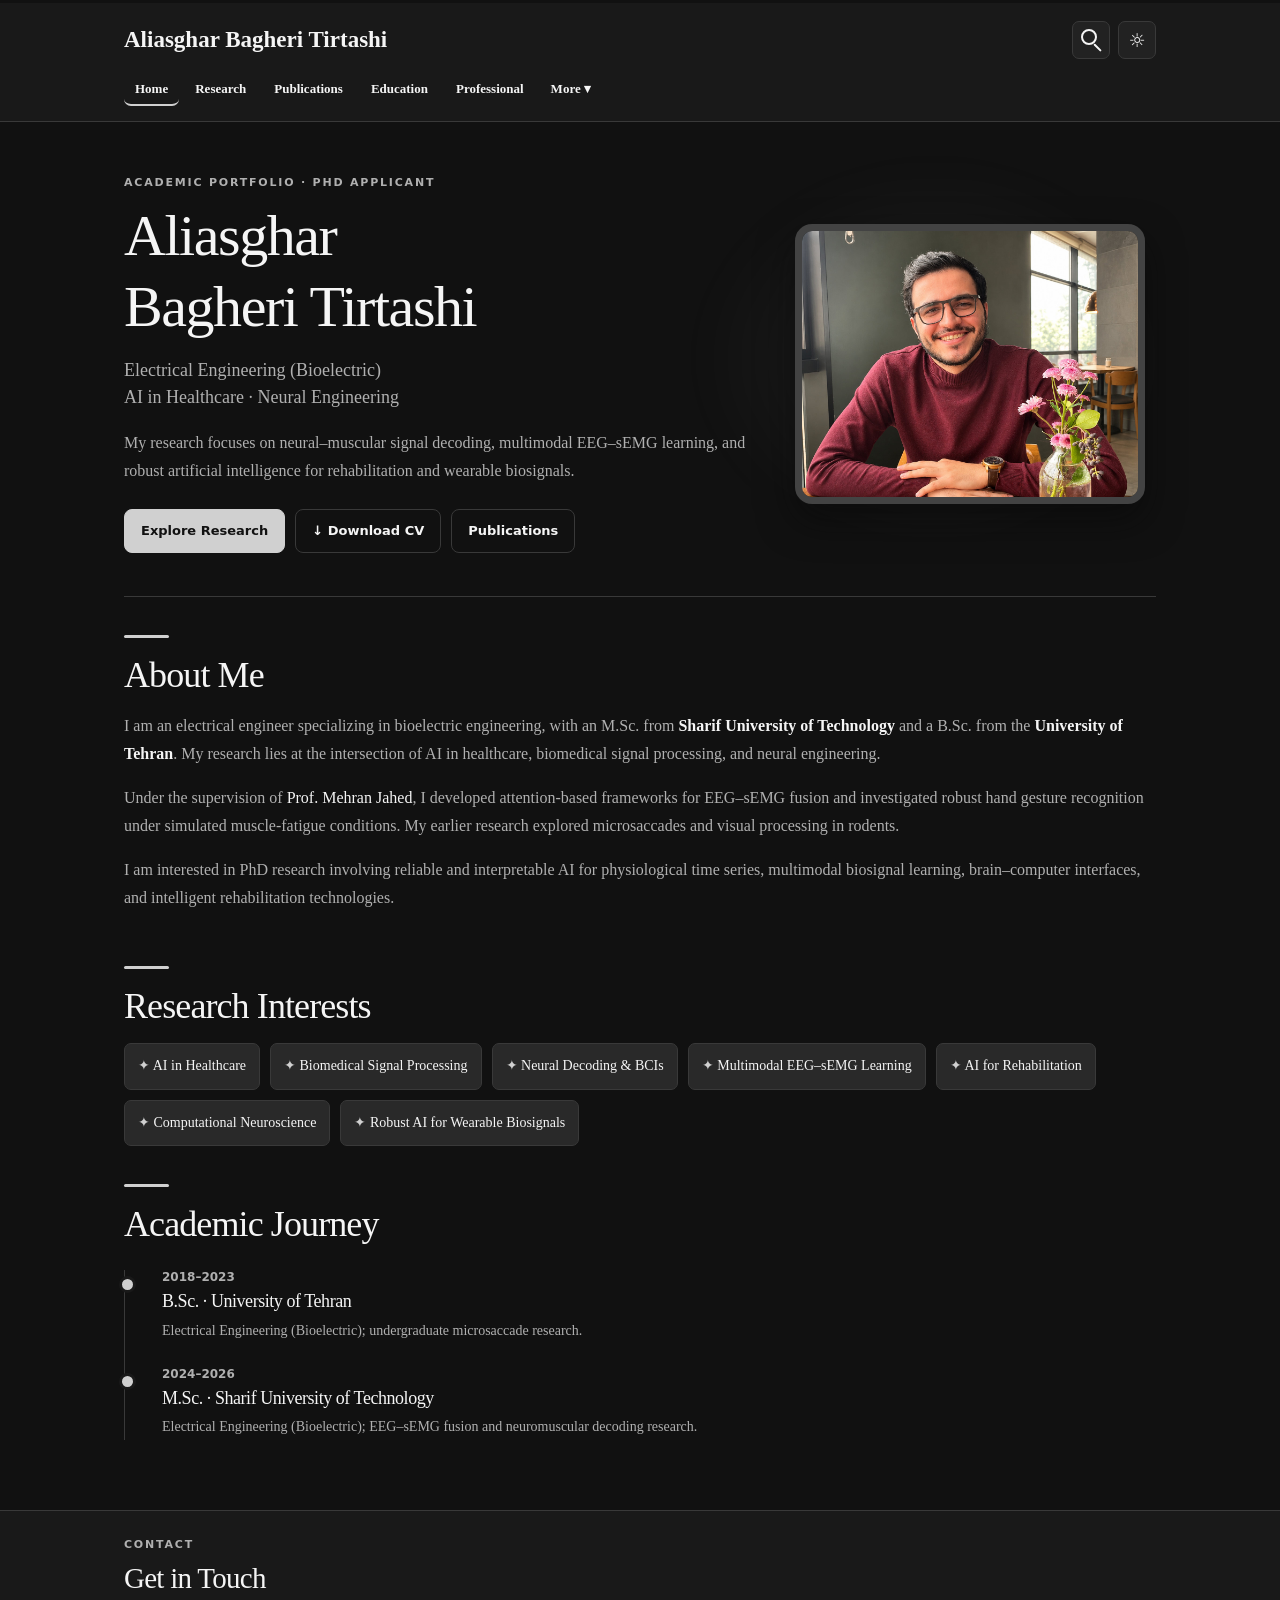
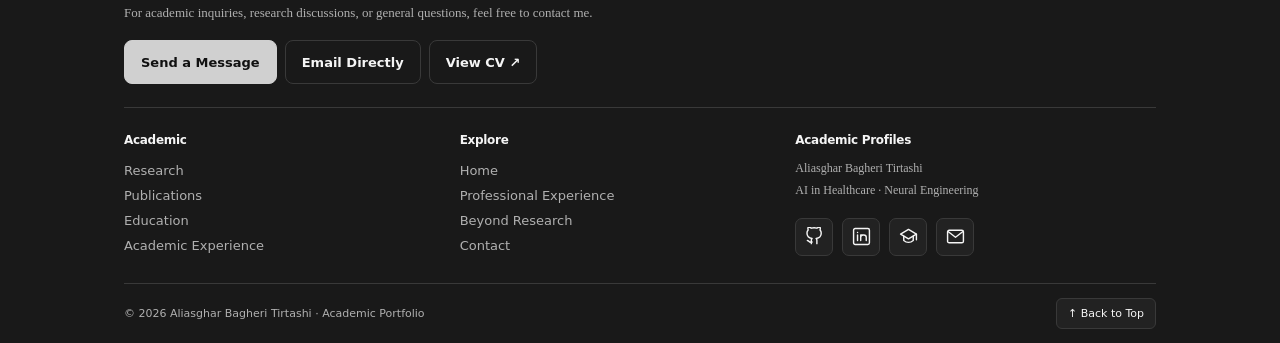
<file: index.html>
<!DOCTYPE html>

<html lang="en"><head><meta charset="utf-8"/><meta content="width=device-width,initial-scale=1" name="viewport"/><meta content="#111111" name="theme-color"/><meta content="Aliasghar Bagheri Tirtashi is a bioelectric engineering researcher focusing on AI in healthcare, EEG–sEMG fusion and rehabilitation." name="description"/><meta content="Home | Aliasghar Bagheri Tirtashi" property="og:title"/><meta content="Aliasghar Bagheri Tirtashi is a bioelectric engineering researcher focusing on AI in healthcare, EEG–sEMG fusion and rehabilitation." property="og:description"/><meta content="website" property="og:type"/><title>Home | Aliasghar Bagheri Tirtashi</title><link href="style.css" rel="stylesheet"/><script defer="" src="site.js"></script><link href="https://aliasgharbagheri.com/" rel="canonical"/><meta content="dark light" name="color-scheme"/></head><body class="portfolio-site"><div aria-hidden="true" class="reading-progress"></div><header class="site-header"><div class="shell"><div class="brandbar"><a class="brand" href="index.html"><span>Aliasghar Bagheri Tirtashi</span></a><div class="header-actions"><button aria-label="Search the website" class="header-tool search-trigger" title="Search all pages" type="button">⌕</button><button aria-label="Switch to Soft Silver light reading mode" class="header-tool theme-trigger" title="Toggle light reading mode" type="button">☼</button><button aria-controls="primary-nav" aria-expanded="false" class="menu-toggle" type="button">☰ Menu</button></div></div><nav aria-label="Main navigation" class="nav" id="primary-nav"><a aria-current="page" class="nav-link" href="index.html">Home</a><a class="nav-link" href="projects.html">Research</a><a class="nav-link" href="publications.html">Publications</a><a class="nav-link" href="education.html">Education</a><a class="nav-link" href="professional.html">Professional</a><div class="more-menu"><button aria-controls="more-dropdown" aria-expanded="false" class="more-trigger" type="button">More ▾</button><div class="more-dropdown" id="more-dropdown"><a class="nav-link" href="experience.html">Academic Experience</a><a class="nav-link" href="beyond.html">Beyond Research</a><a class="nav-link" href="contact.html">Contact</a></div></div></nav><div class="site-search" hidden="" id="site-search" role="search"><div class="site-search-row"><label class="sr-only" for="site-search-input">Search this academic website</label><input autocomplete="off" id="site-search-input" placeholder="Search EEG, publications, skills, Peekage…" type="search"/><button aria-label="Close search" class="search-dismiss" type="button">×</button></div><div aria-live="polite" class="site-search-results" id="site-search-results"><p>Search topics across all eight pages.</p></div></div></div></header><main class="shell" id="main-content"><section class="hero"><div><div class="eyebrow">Academic portfolio · PhD applicant</div><h1>Aliasghar<br/>Bagheri Tirtashi</h1><div class="sub">Electrical Engineering (Bioelectric)<br/>AI in Healthcare · Neural Engineering</div><p>My research focuses on neural–muscular signal decoding, multimodal EEG–sEMG learning, and robust artificial intelligence for rehabilitation and wearable biosignals.</p><div class="buttons"><a class="btn primary" href="projects.html">Explore Research</a><a class="btn" download="" href="CV.pdf">↓ Download CV</a><a class="btn" href="publications.html">Publications</a></div></div><div class="photo-wrap"><img alt="Portrait of Aliasghar Bagheri Tirtashi" class="portrait" decoding="async" fetchpriority="high" height="1254" src="profile.jpg" width="1254"/></div></section><section class="section"><div class="rule"></div><h2>About Me</h2><p>I am an electrical engineer specializing in bioelectric engineering, with an M.Sc. from <strong>Sharif University of Technology</strong> and a B.Sc. from the <strong>University of Tehran</strong>. My research lies at the intersection of AI in healthcare, biomedical signal processing, and neural engineering.</p><p>Under the supervision of <a href="https://scholar.google.com/citations?user=g4iOgRsAAAAJ" rel="noopener noreferrer" target="_blank">Prof. Mehran Jahed</a>, I developed attention-based frameworks for EEG–sEMG fusion and investigated robust hand gesture recognition under simulated muscle-fatigue conditions. My earlier research explored microsaccades and visual processing in rodents.</p><p>I am interested in PhD research involving reliable and interpretable AI for physiological time series, multimodal biosignal learning, brain–computer interfaces, and intelligent rehabilitation technologies.</p></section><section class="section"><div class="rule"></div><h2>Research Interests</h2><div class="topics"><span class="topic">AI in Healthcare</span><span class="topic">Biomedical Signal Processing</span><span class="topic">Neural Decoding &amp; BCIs</span><span class="topic">Multimodal EEG–sEMG Learning</span><span class="topic">AI for Rehabilitation</span><span class="topic">Computational Neuroscience</span><span class="topic">Robust AI for Wearable Biosignals</span></div></section><section class="section"><div class="rule"></div><h2>Academic Journey</h2><div class="timeline"><div class="timeitem"><div class="timeyear">2018–2023</div><h3>B.Sc. · University of Tehran</h3><p>Electrical Engineering (Bioelectric); undergraduate microsaccade research.</p></div><div class="timeitem"><div class="timeyear">2024–2026</div><h3>M.Sc. · Sharif University of Technology</h3><p>Electrical Engineering (Bioelectric); EEG–sEMG fusion and neuromuscular decoding research.</p></div></div></section></main><footer class="footer advanced-footer"><div class="shell footer-inner"><div class="footer-cta"><div><div class="eyebrow">CONTACT</div><h2>Get in Touch</h2><p>For academic inquiries, research discussions, or general questions, feel free to contact me.</p></div><div class="footer-cta-actions"><a class="btn primary" href="contact.html#contact-form">Send a Message</a><a class="btn" href="mailto:aliasghar.bagheri79@sharif.edu">Email Directly</a><a class="btn" href="CV.pdf" rel="noopener" target="_blank">View CV ↗</a></div></div><div class="footer-columns"><div><h3>Academic</h3><a href="projects.html">Research</a><a href="publications.html">Publications</a><a href="education.html">Education</a><a href="experience.html">Academic Experience</a></div><div><h3>Explore</h3><a href="index.html">Home</a><a href="professional.html">Professional Experience</a><a href="beyond.html">Beyond Research</a><a href="contact.html">Contact</a></div><div><h3>Academic Profiles</h3><p>Aliasghar Bagheri Tirtashi<br/>AI in Healthcare · Neural Engineering</p><div class="footer-social"><a aria-label="GitHub profile" class="social-icon-link" href="https://github.com/aliasgharbagheri2079" rel="noopener noreferrer" target="_blank" title="GitHub"><svg aria-hidden="true" fill="none" focusable="false" height="19" stroke="currentColor" stroke-linecap="round" stroke-linejoin="round" stroke-width="1.8" viewbox="0 0 24 24" width="19" xmlns="http://www.w3.org/2000/svg"><path d="M9 19c-4 1.5-4-2-6-2m12 4v-3.87a3.37 3.37 0 0 0-.94-2.61c3.14-.35 6.44-1.54 6.44-7A5.44 5.44 0 0 0 19 3.77 5.07 5.07 0 0 0 18.91 0S17.73-.35 15 1.48a13.38 13.38 0 0 0-7 0C5.27-.35 4.09 0 4.09 0A5.07 5.07 0 0 0 4 3.77 5.44 5.44 0 0 0 2.5 7.54c0 5.42 3.3 6.61 6.44 7A3.37 3.37 0 0 0 8 17.13V21"></path></svg></a><a aria-label="LinkedIn profile" class="social-icon-link" href="https://www.linkedin.com/in/aliasghar-bagheri/" rel="noopener noreferrer" target="_blank" title="LinkedIn"><svg aria-hidden="true" fill="none" focusable="false" height="19" stroke="currentColor" stroke-linecap="round" stroke-linejoin="round" stroke-width="1.8" viewbox="0 0 24 24" width="19" xmlns="http://www.w3.org/2000/svg"><rect height="20" rx="2" width="20" x="2" y="2"></rect><path d="M7 10v7M7 7h.01M11 17v-7h4a3 3 0 0 1 3 3v4M11 13a3 3 0 0 1 3-3"></path></svg></a><a aria-label="Google Scholar profile" class="social-icon-link" href="https://scholar.google.com/citations?user=hEYMCQ0AAAAJ&amp;hl=en" rel="noopener noreferrer" target="_blank" title="Google Scholar"><svg aria-hidden="true" fill="none" focusable="false" height="19" stroke="currentColor" stroke-linecap="round" stroke-linejoin="round" stroke-width="1.8" viewbox="0 0 24 24" width="19" xmlns="http://www.w3.org/2000/svg"><path d="m2 9 10-6 10 6-10 6-10-6Z"></path><path d="M6 11.5V17c3.5 3 8.5 3 12 0v-5.5M22 9v7"></path></svg></a><a aria-label="Academic email" class="social-icon-link" href="mailto:aliasghar.bagheri79@sharif.edu" title="Email"><svg aria-hidden="true" fill="none" focusable="false" height="19" stroke="currentColor" stroke-linecap="round" stroke-linejoin="round" stroke-width="1.8" viewbox="0 0 24 24" width="19" xmlns="http://www.w3.org/2000/svg"><rect height="16" rx="2" width="20" x="2" y="4"></rect><path d="m3 6 9 7 9-7"></path></svg></a></div></div></div><div class="footer-bottom"><small>© 2026 Aliasghar Bagheri Tirtashi · Academic Portfolio</small><button class="back-to-top" type="button">↑ Back to Top</button></div></div></footer></body></html>
</file>
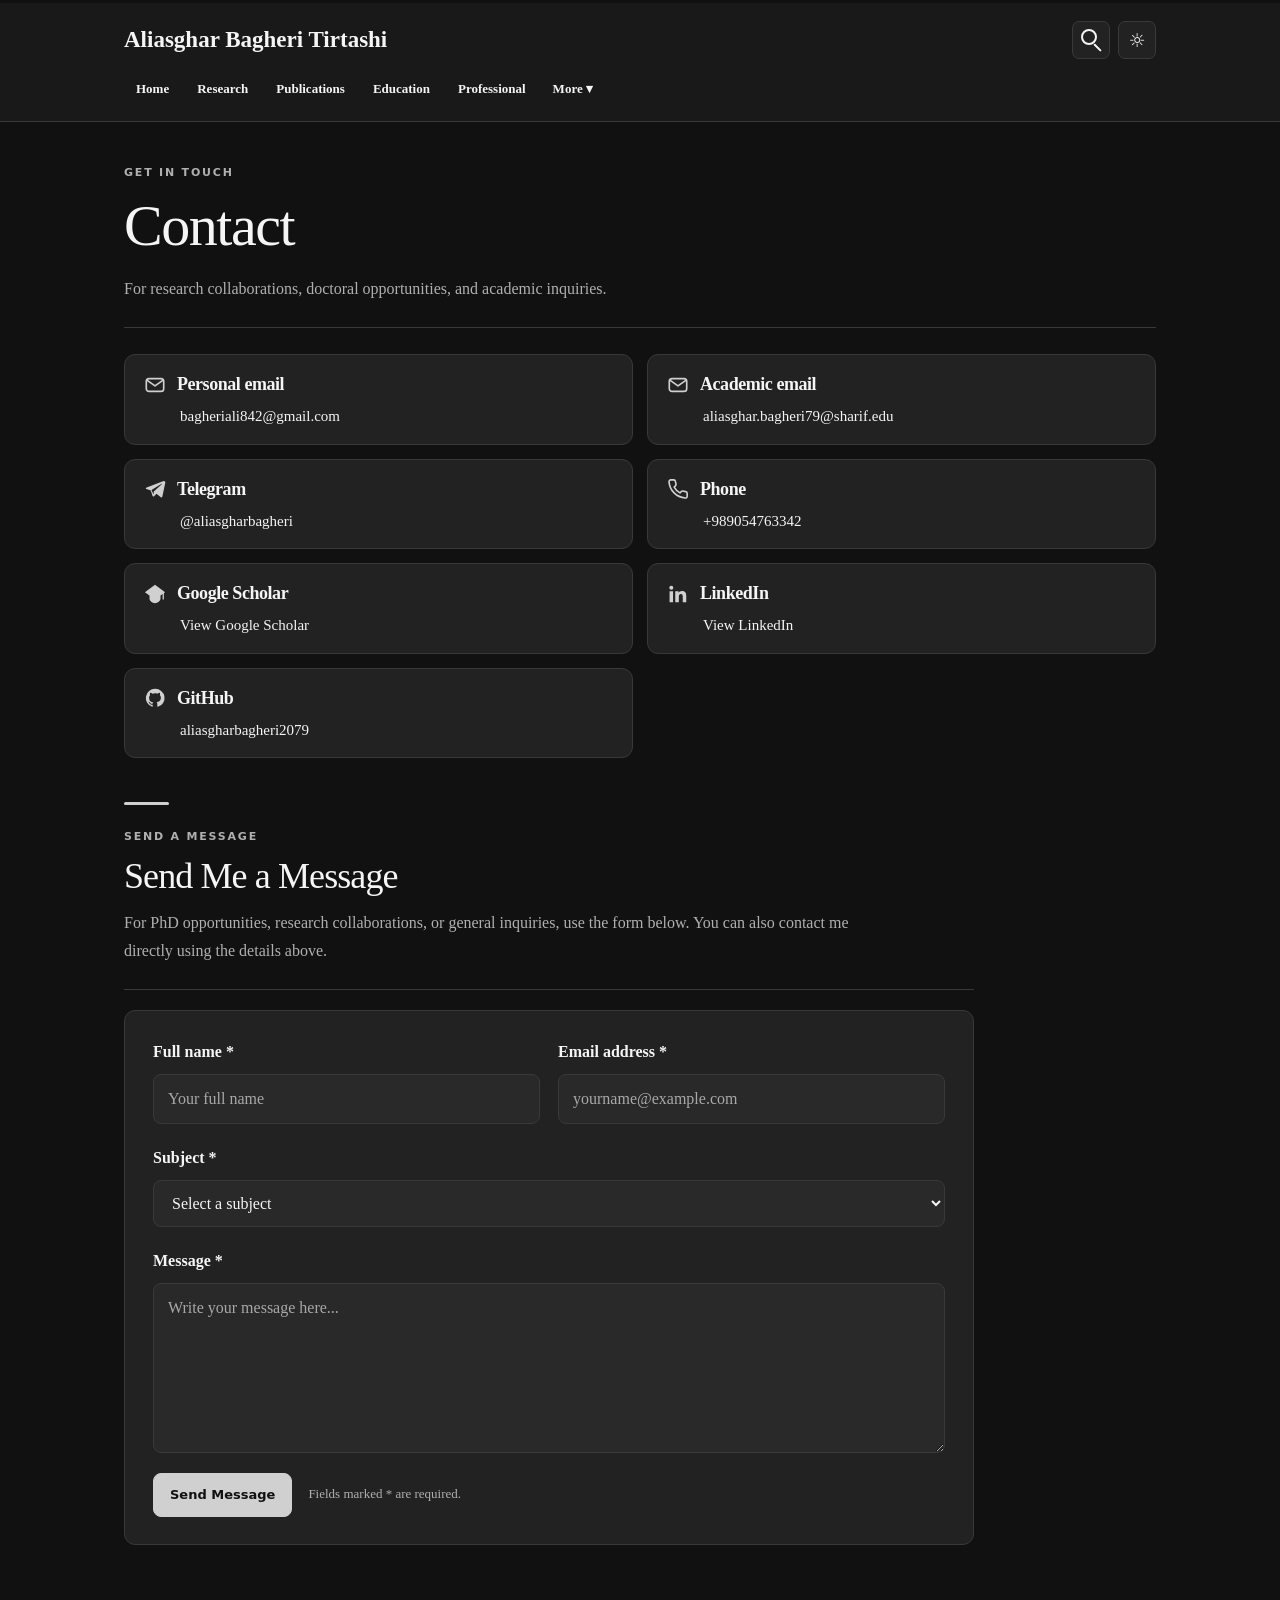
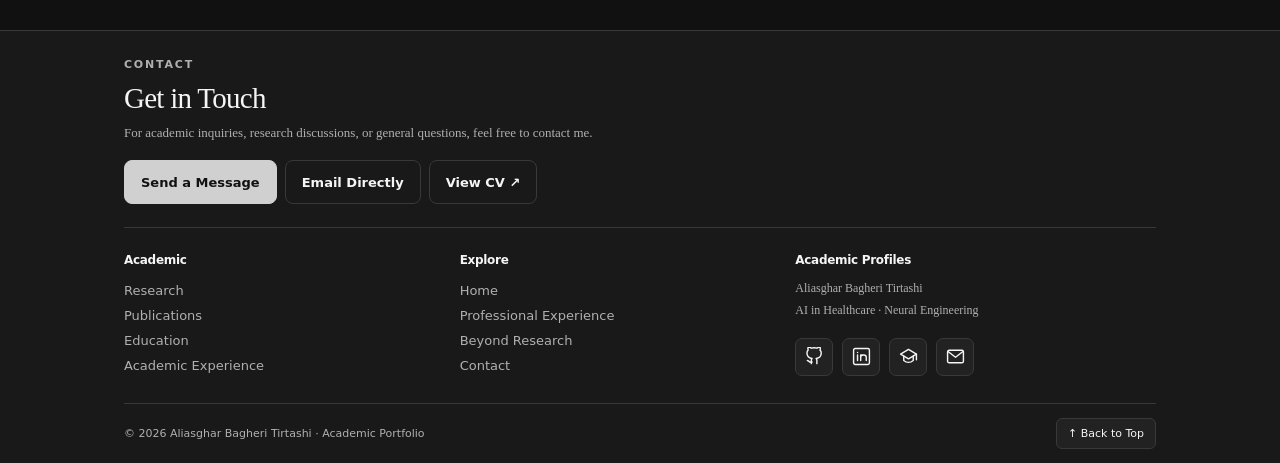
<file: contact.html>
<!DOCTYPE html>

<html lang="en"><head><meta charset="utf-8"/><meta content="width=device-width,initial-scale=1" name="viewport"/><meta content="#111111" name="theme-color"/><meta content="Email, Telegram, phone and academic profiles for Aliasghar Bagheri Tirtashi." name="description"/><meta content="Contact | Aliasghar Bagheri Tirtashi" property="og:title"/><meta content="Email, Telegram, phone and academic profiles for Aliasghar Bagheri Tirtashi." property="og:description"/><meta content="website" property="og:type"/><title>Contact | Aliasghar Bagheri Tirtashi</title><link href="style.css" rel="stylesheet"/><script defer="" src="site.js"></script><link href="https://aliasgharbagheri.com/contact.html" rel="canonical"/><meta content="dark light" name="color-scheme"/></head><body class="portfolio-site"><div aria-hidden="true" class="reading-progress"></div><header class="site-header"><div class="shell"><div class="brandbar"><a class="brand" href="index.html"><span>Aliasghar Bagheri Tirtashi</span></a><div class="header-actions"><button aria-label="Search the website" class="header-tool search-trigger" title="Search all pages" type="button">⌕</button><button aria-label="Switch to Soft Silver light reading mode" class="header-tool theme-trigger" title="Toggle light reading mode" type="button">☼</button><button aria-controls="primary-nav" aria-expanded="false" class="menu-toggle" type="button">☰ Menu</button></div></div><nav aria-label="Main navigation" class="nav" id="primary-nav"><a class="nav-link" href="index.html">Home</a><a class="nav-link" href="projects.html">Research</a><a class="nav-link" href="publications.html">Publications</a><a class="nav-link" href="education.html">Education</a><a class="nav-link" href="professional.html">Professional</a><div class="more-menu"><button aria-controls="more-dropdown" aria-expanded="false" class="more-trigger more-current" type="button">More ▾</button><div class="more-dropdown" id="more-dropdown"><a class="nav-link" href="experience.html">Academic Experience</a><a class="nav-link" href="beyond.html">Beyond Research</a><a aria-current="page" class="nav-link" href="contact.html">Contact</a></div></div></nav><div class="site-search" hidden="" id="site-search" role="search"><div class="site-search-row"><label class="sr-only" for="site-search-input">Search this academic website</label><input autocomplete="off" id="site-search-input" placeholder="Search EEG, publications, skills, Peekage…" type="search"/><button aria-label="Close search" class="search-dismiss" type="button">×</button></div><div aria-live="polite" class="site-search-results" id="site-search-results"><p>Search topics across all eight pages.</p></div></div></div></header><main class="shell" id="main-content"><div class="head"><div class="eyebrow">Get in touch</div><h1>Contact</h1><p>For research collaborations, doctoral opportunities, and academic inquiries.</p></div><div class="grid2"><article class="card contact-card contact-card-compact reveal-card"><div class="contact-card-head"><span aria-hidden="true" class="platform-icon platform-icon-mail"><svg fill="none" stroke="currentColor" stroke-linecap="round" stroke-linejoin="round" stroke-width="1.8" viewbox="0 0 24 24"><rect height="14" rx="3" width="19" x="2.5" y="5"></rect><path d="m3.5 7 8.5 6 8.5-6"></path></svg></span><h3>Personal email</h3></div><p class="contact-card-link"><a href="mailto:bagheriali842@gmail.com">bagheriali842@gmail.com</a></p></article><article class="card contact-card contact-card-compact reveal-card"><div class="contact-card-head"><span aria-hidden="true" class="platform-icon platform-icon-mail"><svg fill="none" stroke="currentColor" stroke-linecap="round" stroke-linejoin="round" stroke-width="1.8" viewbox="0 0 24 24"><rect height="14" rx="3" width="19" x="2.5" y="5"></rect><path d="m3.5 7 8.5 6 8.5-6"></path></svg></span><h3>Academic email</h3></div><p class="contact-card-link"><a href="mailto:aliasghar.bagheri79@sharif.edu">aliasghar.bagheri79@sharif.edu</a></p></article><article class="card contact-card contact-card-compact reveal-card"><div class="contact-card-head"><span aria-hidden="true" class="platform-icon platform-icon-telegram"><svg fill="currentColor" viewbox="0 0 24 24"><path d="M21.4 3.2 2.9 10.4c-1.3.5-1.3 1.3-.2 1.7l4.7 1.5 1.8 5.5c.2.7.1 1 .9 1 .6 0 .9-.3 1.2-.6l2.3-2.2 4.8 3.6c.9.5 1.5.3 1.7-.9l3.1-14.9c.3-1.4-.5-2-1.8-1.5ZM8.2 13.2l10.6-6.7c.5-.3 1-.1.6.3l-8.7 7.9-.3 3.2-2.2-4.7Z"></path></svg></span><h3>Telegram</h3></div><p class="contact-card-link"><a href="https://t.me/aliasgharbagheri" rel="noopener noreferrer" target="_blank">@aliasgharbagheri</a></p></article><article class="card contact-card contact-card-compact reveal-card"><div class="contact-card-head"><span aria-hidden="true" class="platform-icon platform-icon-phone"><svg fill="none" stroke="currentColor" stroke-linecap="round" stroke-linejoin="round" stroke-width="1.8" viewbox="0 0 24 24"><path d="M22 16.8v3a2 2 0 0 1-2.2 2c-9.5-.8-16.8-8.1-17.6-17.6A2 2 0 0 1 4.2 2h3a2 2 0 0 1 2 1.7l.6 3a2 2 0 0 1-.6 1.8l-1.4 1.4a16 16 0 0 0 6.3 6.3l1.4-1.4a2 2 0 0 1 1.8-.6l3 .6a2 2 0 0 1 1.7 2Z"></path></svg></span><h3>Phone</h3></div><p class="contact-card-link"><a href="tel:+989054763342">+989054763342</a></p></article><article class="card contact-card contact-card-compact reveal-card"><div class="contact-card-head"><span aria-hidden="true" class="platform-icon platform-icon-scholar"><svg fill="currentColor" viewbox="0 0 24 24"><path d="m12 2-11 8 11 8 11-8L12 2Zm-6 11v4c0 2.8 3.1 5 6 5s6-2.2 6-5v-4l-6 4-6-4Z"></path><path d="M21 10v8" stroke="currentColor" stroke-width="1.4"></path></svg></span><h3>Google Scholar</h3></div><p class="contact-card-link"><a href="https://scholar.google.com/citations?user=hEYMCQ0AAAAJ&amp;hl=en" rel="noopener noreferrer" target="_blank">View Google Scholar</a></p></article><article class="card contact-card contact-card-compact reveal-card"><div class="contact-card-head"><span aria-hidden="true" class="platform-icon platform-icon-linkedin"><svg fill="currentColor" viewbox="0 0 24 24"><path d="M4.7 3A2.2 2.2 0 1 0 4.7 7.4 2.2 2.2 0 0 0 4.7 3ZM2.8 9h3.8v12H2.8V9ZM9 9h3.6v1.6h.1C13.3 9.5 14.6 8.7 16.4 8.7c3.9 0 4.6 2.5 4.6 5.7V21h-3.8v-5.9c0-1.4 0-3.2-2-3.2s-2.3 1.6-2.3 3.1V21H9V9Z"></path></svg></span><h3>LinkedIn</h3></div><p class="contact-card-link"><a href="https://www.linkedin.com/in/aliasghar-bagheri/" rel="noopener noreferrer" target="_blank">View LinkedIn</a></p></article><article class="card contact-card contact-card-compact reveal-card"><div class="contact-card-head"><span aria-hidden="true" class="platform-icon platform-icon-github"><svg fill="currentColor" viewbox="0 0 24 24"><path d="M12 2a10 10 0 0 0-3.16 19.49c.5.09.68-.22.68-.48v-1.7c-2.78.61-3.37-1.18-3.37-1.18-.45-1.15-1.1-1.45-1.1-1.45-.9-.62.07-.61.07-.61 1 .07 1.52 1.03 1.52 1.03.88 1.51 2.31 1.08 2.87.83.09-.64.35-1.08.63-1.33-2.22-.25-4.55-1.11-4.55-4.94 0-1.09.39-1.98 1.03-2.68-.1-.25-.45-1.27.1-2.65 0 0 .84-.27 2.75 1.02A9.6 9.6 0 0 1 12 6.9c.85 0 1.71.11 2.51.34 1.91-1.29 2.75-1.02 2.75-1.02.55 1.38.2 2.4.1 2.65.64.7 1.03 1.59 1.03 2.68 0 3.84-2.34 4.69-4.57 4.94.36.31.68.93.68 1.87v2.76c0 .27.18.58.69.48A10 10 0 0 0 12 2Z"></path></svg></span><h3>GitHub</h3></div><p class="contact-card-link"><a href="https://github.com/aliasgharbagheri2079" rel="noopener noreferrer" target="_blank">aliasgharbagheri2079</a></p></article></div>
<section aria-labelledby="message-title" class="contact-form-section" id="contact-form">
<div class="rule"></div>
<div class="head contact-form-heading">
<div class="eyebrow">SEND A MESSAGE</div>
<h2 id="message-title">Send Me a Message</h2>
<p>For PhD opportunities, research collaborations, or general inquiries, use the form below. You can also contact me directly using the details above.</p>
</div>
<form accept-charset="UTF-8" action="https://formspree.io/f/xoeezvdl" class="contact-form card" data-formspree="academic-contact-form" method="POST">
<div class="contact-form-grid">
<div class="form-field"><label for="contact-name">Full name <span aria-hidden="true">*</span></label><input autocomplete="name" id="contact-name" maxlength="120" name="name" placeholder="Your full name" required="" type="text"/></div>
<div class="form-field"><label for="contact-email">Email address <span aria-hidden="true">*</span></label><input autocomplete="email" id="contact-email" maxlength="254" name="email" placeholder="yourname@example.com" required="" type="email"/></div>
</div>
<div class="form-field"><label for="contact-subject">Subject <span aria-hidden="true">*</span></label><select id="contact-subject" name="subject" required=""><option disabled="" selected="" value="">Select a subject</option><option value="PhD opportunity">PhD opportunity</option><option value="Research collaboration">Research collaboration</option><option value="General inquiry">General inquiry</option><option value="Other">Other</option></select></div>
<div class="form-field"><label for="contact-message">Message <span aria-hidden="true">*</span></label><textarea id="contact-message" maxlength="10000" name="message" placeholder="Write your message here..." required="" rows="6"></textarea></div>
<div aria-hidden="true" class="form-spam-field"><label for="contact-company">Leave this field empty</label><input autocomplete="off" id="contact-company" name="_gotcha" tabindex="-1" type="text"/></div>
<div class="contact-form-bottom"><button class="btn primary contact-submit" id="contact-send" type="submit">Send Message</button><span class="form-hint">Fields marked * are required.</span></div>
<p aria-atomic="true" aria-live="polite" class="form-status" hidden="" id="contact-form-status" role="status"></p>
</form>
</section>
</main><footer class="footer advanced-footer"><div class="shell footer-inner"><div class="footer-cta"><div><div class="eyebrow">CONTACT</div><h2>Get in Touch</h2><p>For academic inquiries, research discussions, or general questions, feel free to contact me.</p></div><div class="footer-cta-actions"><a class="btn primary" href="contact.html#contact-form">Send a Message</a><a class="btn" href="mailto:aliasghar.bagheri79@sharif.edu">Email Directly</a><a class="btn" href="CV.pdf" rel="noopener" target="_blank">View CV ↗</a></div></div><div class="footer-columns"><div><h3>Academic</h3><a href="projects.html">Research</a><a href="publications.html">Publications</a><a href="education.html">Education</a><a href="experience.html">Academic Experience</a></div><div><h3>Explore</h3><a href="index.html">Home</a><a href="professional.html">Professional Experience</a><a href="beyond.html">Beyond Research</a><a href="contact.html">Contact</a></div><div><h3>Academic Profiles</h3><p>Aliasghar Bagheri Tirtashi<br/>AI in Healthcare · Neural Engineering</p><div class="footer-social"><a aria-label="GitHub profile" class="social-icon-link" href="https://github.com/aliasgharbagheri2079" rel="noopener noreferrer" target="_blank" title="GitHub"><svg aria-hidden="true" fill="none" focusable="false" height="19" stroke="currentColor" stroke-linecap="round" stroke-linejoin="round" stroke-width="1.8" viewbox="0 0 24 24" width="19" xmlns="http://www.w3.org/2000/svg"><path d="M9 19c-4 1.5-4-2-6-2m12 4v-3.87a3.37 3.37 0 0 0-.94-2.61c3.14-.35 6.44-1.54 6.44-7A5.44 5.44 0 0 0 19 3.77 5.07 5.07 0 0 0 18.91 0S17.73-.35 15 1.48a13.38 13.38 0 0 0-7 0C5.27-.35 4.09 0 4.09 0A5.07 5.07 0 0 0 4 3.77 5.44 5.44 0 0 0 2.5 7.54c0 5.42 3.3 6.61 6.44 7A3.37 3.37 0 0 0 8 17.13V21"></path></svg></a><a aria-label="LinkedIn profile" class="social-icon-link" href="https://www.linkedin.com/in/aliasghar-bagheri/" rel="noopener noreferrer" target="_blank" title="LinkedIn"><svg aria-hidden="true" fill="none" focusable="false" height="19" stroke="currentColor" stroke-linecap="round" stroke-linejoin="round" stroke-width="1.8" viewbox="0 0 24 24" width="19" xmlns="http://www.w3.org/2000/svg"><rect height="20" rx="2" width="20" x="2" y="2"></rect><path d="M7 10v7M7 7h.01M11 17v-7h4a3 3 0 0 1 3 3v4M11 13a3 3 0 0 1 3-3"></path></svg></a><a aria-label="Google Scholar profile" class="social-icon-link" href="https://scholar.google.com/citations?user=hEYMCQ0AAAAJ&amp;hl=en" rel="noopener noreferrer" target="_blank" title="Google Scholar"><svg aria-hidden="true" fill="none" focusable="false" height="19" stroke="currentColor" stroke-linecap="round" stroke-linejoin="round" stroke-width="1.8" viewbox="0 0 24 24" width="19" xmlns="http://www.w3.org/2000/svg"><path d="m2 9 10-6 10 6-10 6-10-6Z"></path><path d="M6 11.5V17c3.5 3 8.5 3 12 0v-5.5M22 9v7"></path></svg></a><a aria-label="Academic email" class="social-icon-link" href="mailto:aliasghar.bagheri79@sharif.edu" title="Email"><svg aria-hidden="true" fill="none" focusable="false" height="19" stroke="currentColor" stroke-linecap="round" stroke-linejoin="round" stroke-width="1.8" viewbox="0 0 24 24" width="19" xmlns="http://www.w3.org/2000/svg"><rect height="16" rx="2" width="20" x="2" y="4"></rect><path d="m3 6 9 7 9-7"></path></svg></a></div></div></div><div class="footer-bottom"><small>© 2026 Aliasghar Bagheri Tirtashi · Academic Portfolio</small><button class="back-to-top" type="button">↑ Back to Top</button></div></div></footer></body></html>
</file>
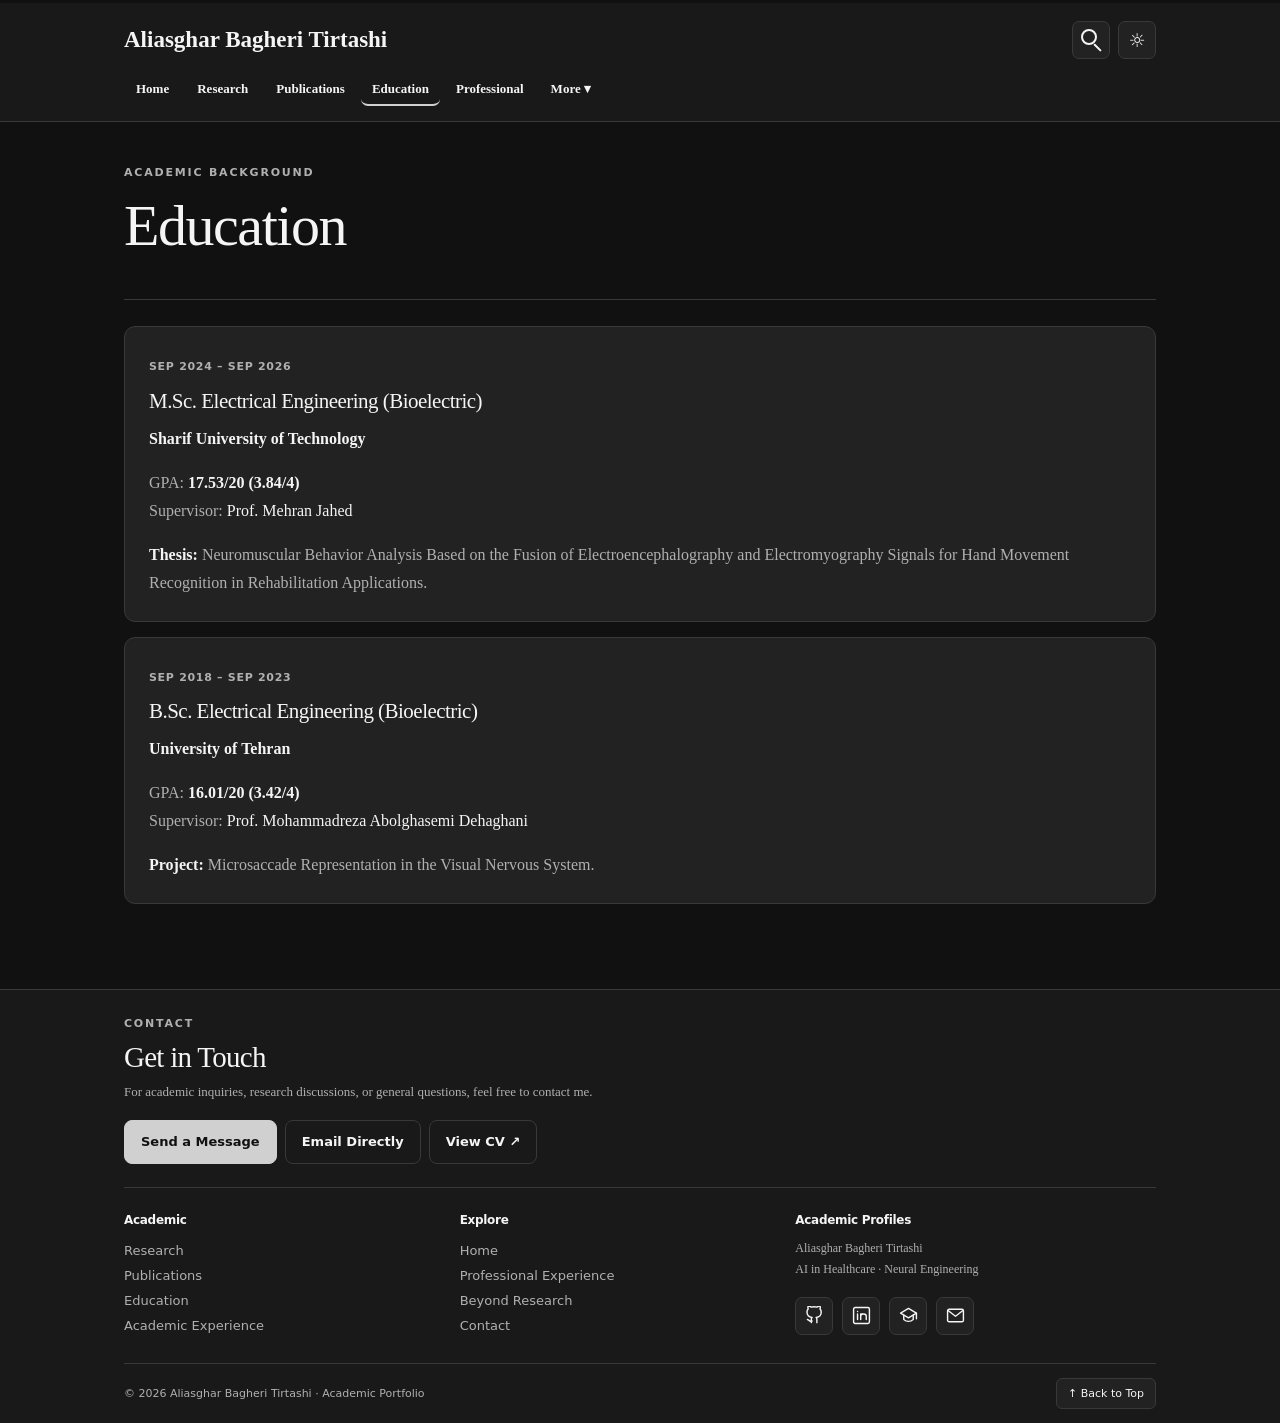
<file: education.html>
<!DOCTYPE html>

<html lang="en"><head><meta charset="utf-8"/><meta content="width=device-width,initial-scale=1" name="viewport"/><meta content="#111111" name="theme-color"/><meta content="M.Sc. from Sharif University of Technology and B.Sc. from University of Tehran in Electrical Engineering (Bioelectric)." name="description"/><meta content="Education | Aliasghar Bagheri Tirtashi" property="og:title"/><meta content="M.Sc. from Sharif University of Technology and B.Sc. from University of Tehran in Electrical Engineering (Bioelectric)." property="og:description"/><meta content="website" property="og:type"/><title>Education | Aliasghar Bagheri Tirtashi</title><link href="style.css" rel="stylesheet"/><script defer="" src="site.js"></script><link href="https://aliasgharbagheri.com/education.html" rel="canonical"/><meta content="dark light" name="color-scheme"/></head><body class="portfolio-site"><div aria-hidden="true" class="reading-progress"></div><header class="site-header"><div class="shell"><div class="brandbar"><a class="brand" href="index.html"><span>Aliasghar Bagheri Tirtashi</span></a><div class="header-actions"><button aria-label="Search the website" class="header-tool search-trigger" title="Search all pages" type="button">⌕</button><button aria-label="Switch to Soft Silver light reading mode" class="header-tool theme-trigger" title="Toggle light reading mode" type="button">☼</button><button aria-controls="primary-nav" aria-expanded="false" class="menu-toggle" type="button">☰ Menu</button></div></div><nav aria-label="Main navigation" class="nav" id="primary-nav"><a class="nav-link" href="index.html">Home</a><a class="nav-link" href="projects.html">Research</a><a class="nav-link" href="publications.html">Publications</a><a aria-current="page" class="nav-link" href="education.html">Education</a><a class="nav-link" href="professional.html">Professional</a><div class="more-menu"><button aria-controls="more-dropdown" aria-expanded="false" class="more-trigger" type="button">More ▾</button><div class="more-dropdown" id="more-dropdown"><a class="nav-link" href="experience.html">Academic Experience</a><a class="nav-link" href="beyond.html">Beyond Research</a><a class="nav-link" href="contact.html">Contact</a></div></div></nav><div class="site-search" hidden="" id="site-search" role="search"><div class="site-search-row"><label class="sr-only" for="site-search-input">Search this academic website</label><input autocomplete="off" id="site-search-input" placeholder="Search EEG, publications, skills, Peekage…" type="search"/><button aria-label="Close search" class="search-dismiss" type="button">×</button></div><div aria-live="polite" class="site-search-results" id="site-search-results"><p>Search topics across all eight pages.</p></div></div></div></header><main class="shell" id="main-content"><div class="head"><div class="eyebrow">Academic background</div><h1>Education</h1></div><article class="card reveal-card"><span class="tag">SEP 2024 – SEP 2026</span><h3>M.Sc. Electrical Engineering (Bioelectric)</h3><p><strong>Sharif University of Technology</strong></p><p>GPA: <strong>17.53/20 (3.84/4)</strong><br/>Supervisor: <a href="https://scholar.google.com/citations?user=g4iOgRsAAAAJ" rel="noopener noreferrer" target="_blank">Prof. Mehran Jahed</a></p><p><strong>Thesis:</strong> Neuromuscular Behavior Analysis Based on the Fusion of Electroencephalography and Electromyography Signals for Hand Movement Recognition in Rehabilitation Applications.</p></article><article class="card reveal-card"><span class="tag">SEP 2018 – SEP 2023</span><h3>B.Sc. Electrical Engineering (Bioelectric)</h3><p><strong>University of Tehran</strong></p><p>GPA: <strong>16.01/20 (3.42/4)</strong><br/>Supervisor: <a href="https://scholar.google.com/citations?user=HuMGDxIAAAAJ" rel="noopener noreferrer" target="_blank">Prof. Mohammadreza Abolghasemi Dehaghani</a></p><p><strong>Project:</strong> Microsaccade Representation in the Visual Nervous System.</p></article></main><footer class="footer advanced-footer"><div class="shell footer-inner"><div class="footer-cta"><div><div class="eyebrow">CONTACT</div><h2>Get in Touch</h2><p>For academic inquiries, research discussions, or general questions, feel free to contact me.</p></div><div class="footer-cta-actions"><a class="btn primary" href="contact.html#contact-form">Send a Message</a><a class="btn" href="mailto:aliasghar.bagheri79@sharif.edu">Email Directly</a><a class="btn" href="CV.pdf" rel="noopener" target="_blank">View CV ↗</a></div></div><div class="footer-columns"><div><h3>Academic</h3><a href="projects.html">Research</a><a href="publications.html">Publications</a><a href="education.html">Education</a><a href="experience.html">Academic Experience</a></div><div><h3>Explore</h3><a href="index.html">Home</a><a href="professional.html">Professional Experience</a><a href="beyond.html">Beyond Research</a><a href="contact.html">Contact</a></div><div><h3>Academic Profiles</h3><p>Aliasghar Bagheri Tirtashi<br/>AI in Healthcare · Neural Engineering</p><div class="footer-social"><a aria-label="GitHub profile" class="social-icon-link" href="https://github.com/aliasgharbagheri2079" rel="noopener noreferrer" target="_blank" title="GitHub"><svg aria-hidden="true" fill="none" focusable="false" height="19" stroke="currentColor" stroke-linecap="round" stroke-linejoin="round" stroke-width="1.8" viewbox="0 0 24 24" width="19" xmlns="http://www.w3.org/2000/svg"><path d="M9 19c-4 1.5-4-2-6-2m12 4v-3.87a3.37 3.37 0 0 0-.94-2.61c3.14-.35 6.44-1.54 6.44-7A5.44 5.44 0 0 0 19 3.77 5.07 5.07 0 0 0 18.91 0S17.73-.35 15 1.48a13.38 13.38 0 0 0-7 0C5.27-.35 4.09 0 4.09 0A5.07 5.07 0 0 0 4 3.77 5.44 5.44 0 0 0 2.5 7.54c0 5.42 3.3 6.61 6.44 7A3.37 3.37 0 0 0 8 17.13V21"></path></svg></a><a aria-label="LinkedIn profile" class="social-icon-link" href="https://www.linkedin.com/in/aliasghar-bagheri/" rel="noopener noreferrer" target="_blank" title="LinkedIn"><svg aria-hidden="true" fill="none" focusable="false" height="19" stroke="currentColor" stroke-linecap="round" stroke-linejoin="round" stroke-width="1.8" viewbox="0 0 24 24" width="19" xmlns="http://www.w3.org/2000/svg"><rect height="20" rx="2" width="20" x="2" y="2"></rect><path d="M7 10v7M7 7h.01M11 17v-7h4a3 3 0 0 1 3 3v4M11 13a3 3 0 0 1 3-3"></path></svg></a><a aria-label="Google Scholar profile" class="social-icon-link" href="https://scholar.google.com/citations?user=hEYMCQ0AAAAJ&amp;hl=en" rel="noopener noreferrer" target="_blank" title="Google Scholar"><svg aria-hidden="true" fill="none" focusable="false" height="19" stroke="currentColor" stroke-linecap="round" stroke-linejoin="round" stroke-width="1.8" viewbox="0 0 24 24" width="19" xmlns="http://www.w3.org/2000/svg"><path d="m2 9 10-6 10 6-10 6-10-6Z"></path><path d="M6 11.5V17c3.5 3 8.5 3 12 0v-5.5M22 9v7"></path></svg></a><a aria-label="Academic email" class="social-icon-link" href="mailto:aliasghar.bagheri79@sharif.edu" title="Email"><svg aria-hidden="true" fill="none" focusable="false" height="19" stroke="currentColor" stroke-linecap="round" stroke-linejoin="round" stroke-width="1.8" viewbox="0 0 24 24" width="19" xmlns="http://www.w3.org/2000/svg"><rect height="16" rx="2" width="20" x="2" y="4"></rect><path d="m3 6 9 7 9-7"></path></svg></a></div></div></div><div class="footer-bottom"><small>© 2026 Aliasghar Bagheri Tirtashi · Academic Portfolio</small><button class="back-to-top" type="button">↑ Back to Top</button></div></div></footer></body></html>
</file>
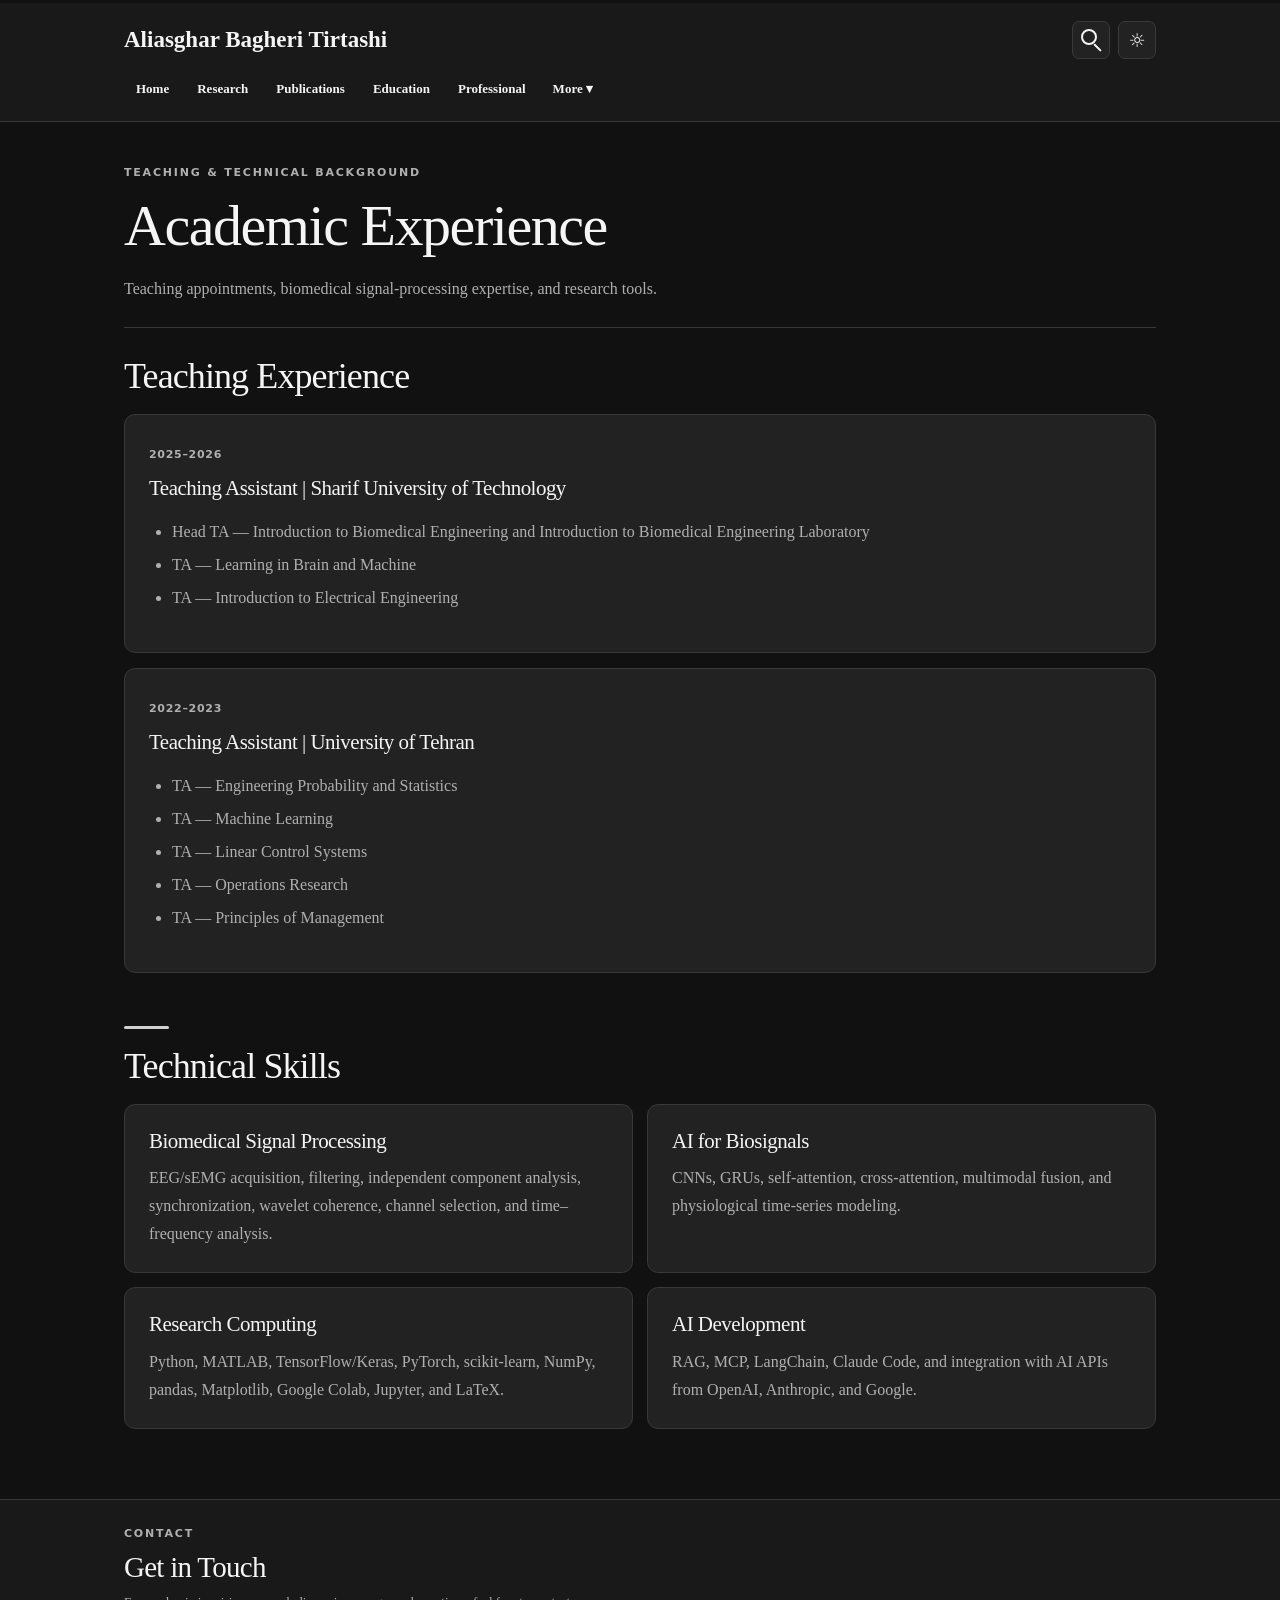
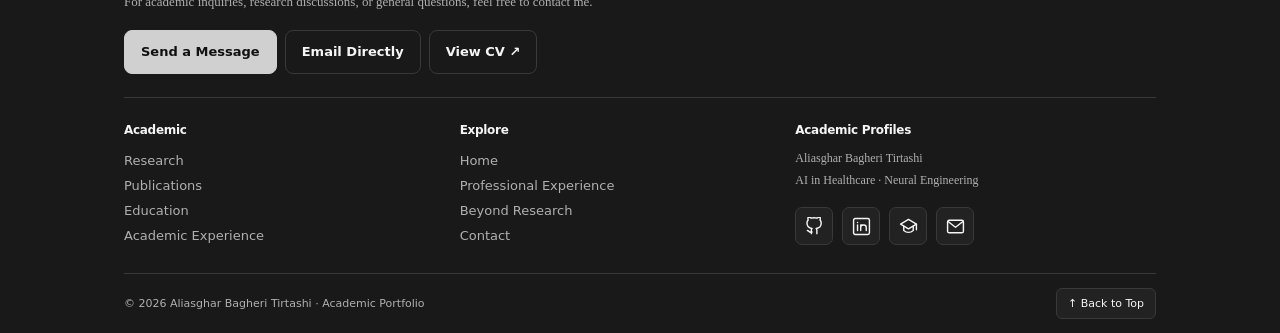
<file: experience.html>
<!DOCTYPE html>

<html lang="en"><head><meta charset="utf-8"/><meta content="width=device-width,initial-scale=1" name="viewport"/><meta content="#111111" name="theme-color"/><meta content="Teaching experience and technical skills in biomedical signal processing, artificial intelligence and research computing." name="description"/><meta content="Academic Experience | Aliasghar Bagheri Tirtashi" property="og:title"/><meta content="Teaching experience and technical skills in biomedical signal processing, artificial intelligence and research computing." property="og:description"/><meta content="website" property="og:type"/><title>Academic Experience | Aliasghar Bagheri Tirtashi</title><link href="style.css" rel="stylesheet"/><script defer="" src="site.js"></script><link href="https://aliasgharbagheri.com/experience.html" rel="canonical"/><meta content="dark light" name="color-scheme"/></head><body class="portfolio-site"><div aria-hidden="true" class="reading-progress"></div><header class="site-header"><div class="shell"><div class="brandbar"><a class="brand" href="index.html"><span>Aliasghar Bagheri Tirtashi</span></a><div class="header-actions"><button aria-label="Search the website" class="header-tool search-trigger" title="Search all pages" type="button">⌕</button><button aria-label="Switch to Soft Silver light reading mode" class="header-tool theme-trigger" title="Toggle light reading mode" type="button">☼</button><button aria-controls="primary-nav" aria-expanded="false" class="menu-toggle" type="button">☰ Menu</button></div></div><nav aria-label="Main navigation" class="nav" id="primary-nav"><a class="nav-link" href="index.html">Home</a><a class="nav-link" href="projects.html">Research</a><a class="nav-link" href="publications.html">Publications</a><a class="nav-link" href="education.html">Education</a><a class="nav-link" href="professional.html">Professional</a><div class="more-menu"><button aria-controls="more-dropdown" aria-expanded="false" class="more-trigger more-current" type="button">More ▾</button><div class="more-dropdown" id="more-dropdown"><a aria-current="page" class="nav-link" href="experience.html">Academic Experience</a><a class="nav-link" href="beyond.html">Beyond Research</a><a class="nav-link" href="contact.html">Contact</a></div></div></nav><div class="site-search" hidden="" id="site-search" role="search"><div class="site-search-row"><label class="sr-only" for="site-search-input">Search this academic website</label><input autocomplete="off" id="site-search-input" placeholder="Search EEG, publications, skills, Peekage…" type="search"/><button aria-label="Close search" class="search-dismiss" type="button">×</button></div><div aria-live="polite" class="site-search-results" id="site-search-results"><p>Search topics across all eight pages.</p></div></div></div></header><main class="shell" id="main-content"><div class="head"><div class="eyebrow">Teaching &amp; technical background</div><h1>Academic Experience</h1><p>Teaching appointments, biomedical signal-processing expertise, and research tools.</p></div><section><h2>Teaching Experience</h2><article class="card reveal-card"><span class="tag">2025–2026</span><h3>Teaching Assistant | Sharif University of Technology</h3><ul><li>Head TA — Introduction to Biomedical Engineering and Introduction to Biomedical Engineering Laboratory</li><li>TA — Learning in Brain and Machine</li><li>TA — Introduction to Electrical Engineering</li></ul></article><article class="card reveal-card"><span class="tag">2022–2023</span><h3>Teaching Assistant | University of Tehran</h3><ul><li>TA — Engineering Probability and Statistics</li><li>TA — Machine Learning</li><li>TA — Linear Control Systems</li><li>TA — Operations Research</li><li>TA — Principles of Management</li></ul></article></section><section class="section"><div class="rule"></div><h2>Technical Skills</h2><div class="grid2"><article class="card reveal-card"><h3>Biomedical Signal Processing</h3><p>EEG/sEMG acquisition, filtering, independent component analysis, synchronization, wavelet coherence, channel selection, and time–frequency analysis.</p></article><article class="card reveal-card"><h3>AI for Biosignals</h3><p>CNNs, GRUs, self-attention, cross-attention, multimodal fusion, and physiological time-series modeling.</p></article><article class="card reveal-card"><h3>Research Computing</h3><p>Python, MATLAB, TensorFlow/Keras, PyTorch, scikit-learn, NumPy, pandas, Matplotlib, Google Colab, Jupyter, and LaTeX.</p></article><article class="card reveal-card"><h3>AI Development</h3><p>RAG, MCP, LangChain, Claude Code, and integration with AI APIs from OpenAI, Anthropic, and Google.</p></article></div></section></main><footer class="footer advanced-footer"><div class="shell footer-inner"><div class="footer-cta"><div><div class="eyebrow">CONTACT</div><h2>Get in Touch</h2><p>For academic inquiries, research discussions, or general questions, feel free to contact me.</p></div><div class="footer-cta-actions"><a class="btn primary" href="contact.html#contact-form">Send a Message</a><a class="btn" href="mailto:aliasghar.bagheri79@sharif.edu">Email Directly</a><a class="btn" href="CV.pdf" rel="noopener" target="_blank">View CV ↗</a></div></div><div class="footer-columns"><div><h3>Academic</h3><a href="projects.html">Research</a><a href="publications.html">Publications</a><a href="education.html">Education</a><a href="experience.html">Academic Experience</a></div><div><h3>Explore</h3><a href="index.html">Home</a><a href="professional.html">Professional Experience</a><a href="beyond.html">Beyond Research</a><a href="contact.html">Contact</a></div><div><h3>Academic Profiles</h3><p>Aliasghar Bagheri Tirtashi<br/>AI in Healthcare · Neural Engineering</p><div class="footer-social"><a aria-label="GitHub profile" class="social-icon-link" href="https://github.com/aliasgharbagheri2079" rel="noopener noreferrer" target="_blank" title="GitHub"><svg aria-hidden="true" fill="none" focusable="false" height="19" stroke="currentColor" stroke-linecap="round" stroke-linejoin="round" stroke-width="1.8" viewbox="0 0 24 24" width="19" xmlns="http://www.w3.org/2000/svg"><path d="M9 19c-4 1.5-4-2-6-2m12 4v-3.87a3.37 3.37 0 0 0-.94-2.61c3.14-.35 6.44-1.54 6.44-7A5.44 5.44 0 0 0 19 3.77 5.07 5.07 0 0 0 18.91 0S17.73-.35 15 1.48a13.38 13.38 0 0 0-7 0C5.27-.35 4.09 0 4.09 0A5.07 5.07 0 0 0 4 3.77 5.44 5.44 0 0 0 2.5 7.54c0 5.42 3.3 6.61 6.44 7A3.37 3.37 0 0 0 8 17.13V21"></path></svg></a><a aria-label="LinkedIn profile" class="social-icon-link" href="https://www.linkedin.com/in/aliasghar-bagheri/" rel="noopener noreferrer" target="_blank" title="LinkedIn"><svg aria-hidden="true" fill="none" focusable="false" height="19" stroke="currentColor" stroke-linecap="round" stroke-linejoin="round" stroke-width="1.8" viewbox="0 0 24 24" width="19" xmlns="http://www.w3.org/2000/svg"><rect height="20" rx="2" width="20" x="2" y="2"></rect><path d="M7 10v7M7 7h.01M11 17v-7h4a3 3 0 0 1 3 3v4M11 13a3 3 0 0 1 3-3"></path></svg></a><a aria-label="Google Scholar profile" class="social-icon-link" href="https://scholar.google.com/citations?user=hEYMCQ0AAAAJ&amp;hl=en" rel="noopener noreferrer" target="_blank" title="Google Scholar"><svg aria-hidden="true" fill="none" focusable="false" height="19" stroke="currentColor" stroke-linecap="round" stroke-linejoin="round" stroke-width="1.8" viewbox="0 0 24 24" width="19" xmlns="http://www.w3.org/2000/svg"><path d="m2 9 10-6 10 6-10 6-10-6Z"></path><path d="M6 11.5V17c3.5 3 8.5 3 12 0v-5.5M22 9v7"></path></svg></a><a aria-label="Academic email" class="social-icon-link" href="mailto:aliasghar.bagheri79@sharif.edu" title="Email"><svg aria-hidden="true" fill="none" focusable="false" height="19" stroke="currentColor" stroke-linecap="round" stroke-linejoin="round" stroke-width="1.8" viewbox="0 0 24 24" width="19" xmlns="http://www.w3.org/2000/svg"><rect height="16" rx="2" width="20" x="2" y="4"></rect><path d="m3 6 9 7 9-7"></path></svg></a></div></div></div><div class="footer-bottom"><small>© 2026 Aliasghar Bagheri Tirtashi · Academic Portfolio</small><button class="back-to-top" type="button">↑ Back to Top</button></div></div></footer></body></html>
</file>
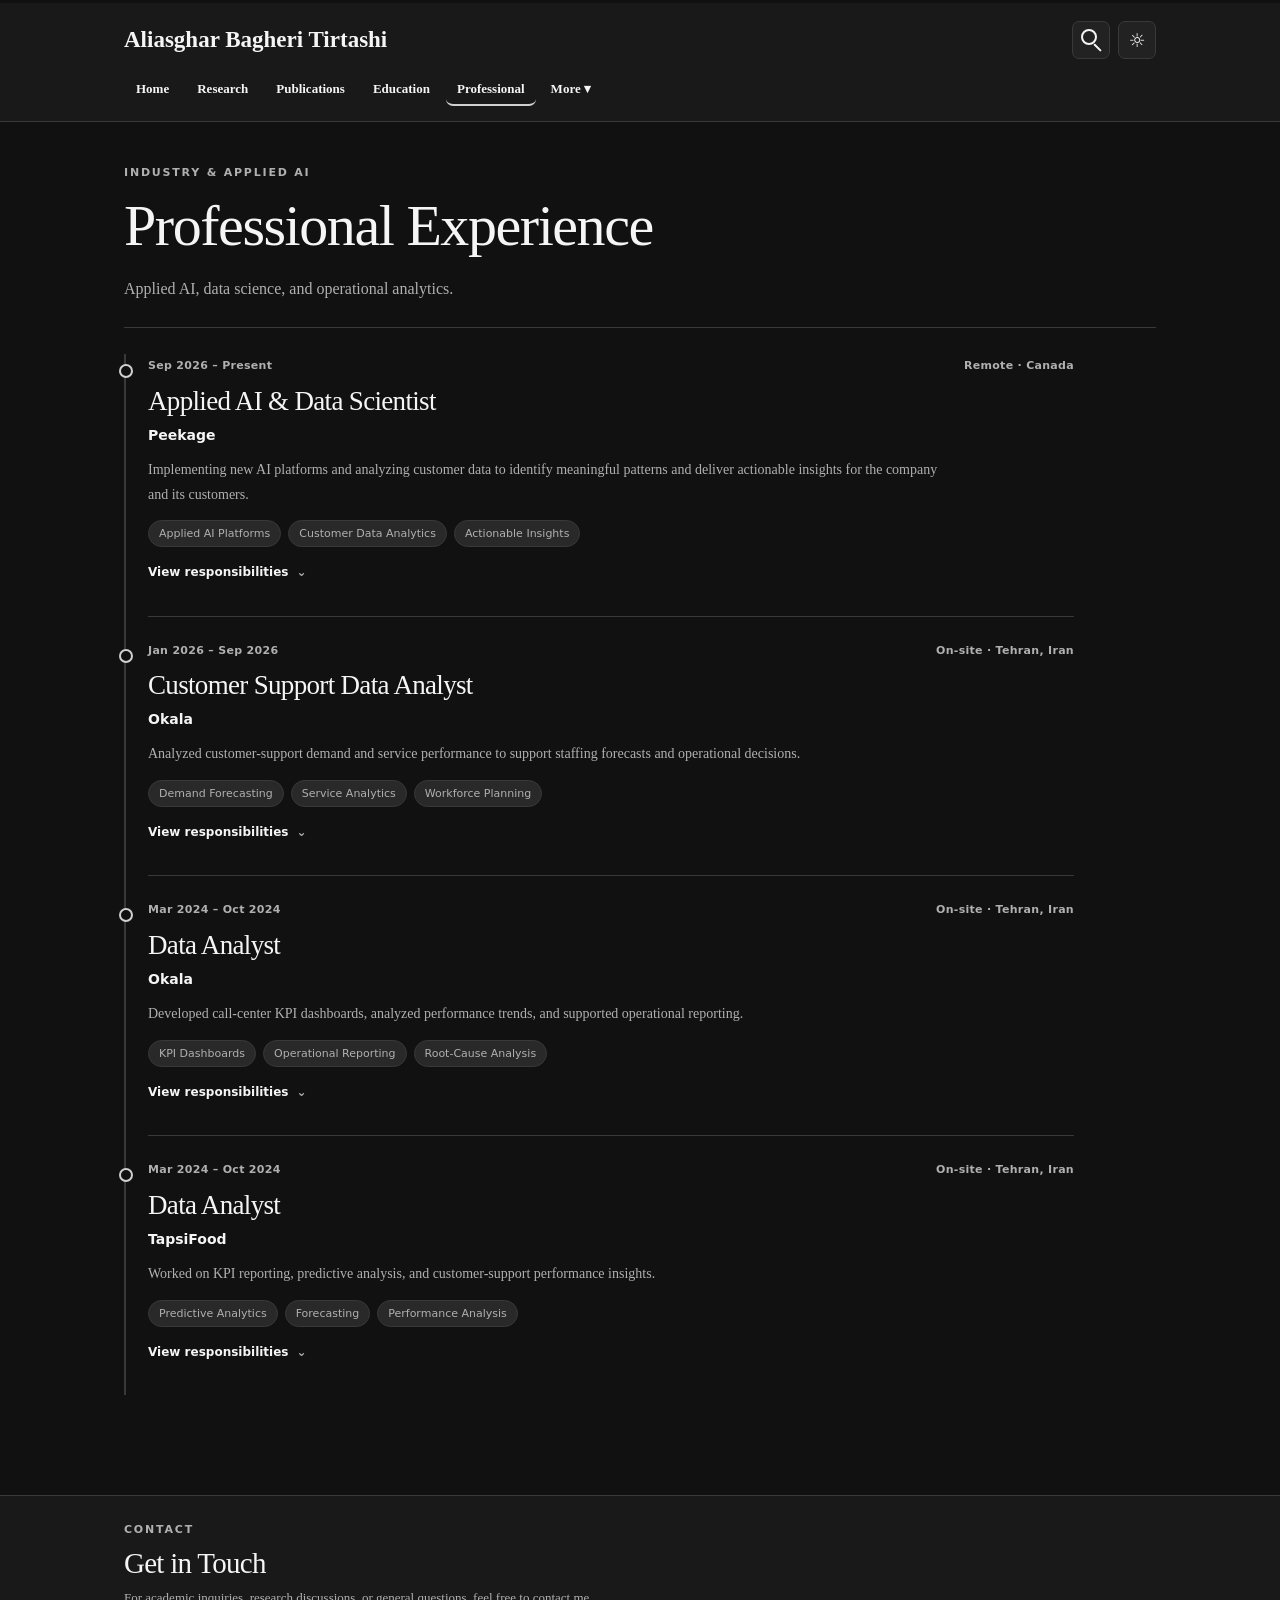
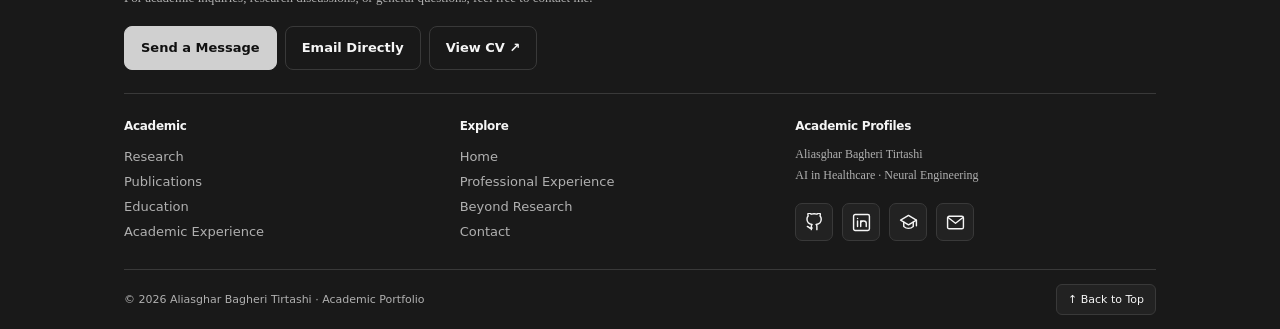
<file: professional.html>
<!DOCTYPE html>

<html lang="en"><head><meta charset="utf-8"/><meta content="width=device-width,initial-scale=1" name="viewport"/><meta content="#111111" name="theme-color"/><meta content="Professional experience of Aliasghar Bagheri Tirtashi in applied AI, data science, customer-support analytics and forecasting at Peekage, Okala and TapsiFood." name="description"/><meta content="Professional Experience | Aliasghar Bagheri Tirtashi" property="og:title"/><meta content="Professional work in applied AI, data science, forecasting and operational analytics." property="og:description"/><meta content="website" property="og:type"/><title>Professional Experience | Aliasghar Bagheri Tirtashi</title><link href="style.css" rel="stylesheet"/><script defer="" src="site.js"></script><link href="https://aliasgharbagheri.com/professional.html" rel="canonical"/><meta content="dark light" name="color-scheme"/></head><body class="portfolio-site"><div aria-hidden="true" class="reading-progress"></div><header class="site-header"><div class="shell"><div class="brandbar"><a class="brand" href="index.html"><span>Aliasghar Bagheri Tirtashi</span></a><div class="header-actions"><button aria-label="Search the website" class="header-tool search-trigger" title="Search all pages" type="button">⌕</button><button aria-label="Switch to Soft Silver light reading mode" class="header-tool theme-trigger" title="Toggle light reading mode" type="button">☼</button><button aria-controls="primary-nav" aria-expanded="false" class="menu-toggle" type="button">☰ Menu</button></div></div><nav aria-label="Main navigation" class="nav" id="primary-nav"><a class="nav-link" href="index.html">Home</a><a class="nav-link" href="projects.html">Research</a><a class="nav-link" href="publications.html">Publications</a><a class="nav-link" href="education.html">Education</a><a aria-current="page" class="nav-link" href="professional.html">Professional</a><div class="more-menu"><button aria-controls="more-dropdown" aria-expanded="false" class="more-trigger" type="button">More ▾</button><div class="more-dropdown" id="more-dropdown"><a class="nav-link" href="experience.html">Academic Experience</a><a class="nav-link" href="beyond.html">Beyond Research</a><a class="nav-link" href="contact.html">Contact</a></div></div></nav><div class="site-search" hidden="" id="site-search" role="search"><div class="site-search-row"><label class="sr-only" for="site-search-input">Search this academic website</label><input autocomplete="off" id="site-search-input" placeholder="Search EEG, publications, skills, Peekage…" type="search"/><button aria-label="Close search" class="search-dismiss" type="button">×</button></div><div aria-live="polite" class="site-search-results" id="site-search-results"><p>Search topics across all eight pages.</p></div></div></div></header><main class="shell" id="main-content"><div class="head">
<div class="eyebrow">Industry &amp; Applied AI</div>
<h1>Professional Experience</h1>
<p>Applied AI, data science, and operational analytics.</p>
</div>
<section aria-label="Professional work history" class="professional-timeline"><article class="timeline-role"><div class="timeline-role-meta"><span class="timeline-role-date">Sep 2026 – Present</span><span class="timeline-role-place">Remote · Canada</span></div><h2 class="timeline-role-title">Applied AI &amp; Data Scientist</h2><p class="timeline-role-company">Peekage</p><p class="timeline-role-summary">Implementing new AI platforms and analyzing customer data to identify meaningful patterns and deliver actionable insights for the company and its customers.</p><div class="timeline-role-tags"><span class="timeline-role-tag">Applied AI Platforms</span><span class="timeline-role-tag">Customer Data Analytics</span><span class="timeline-role-tag">Actionable Insights</span></div><details class="timeline-role-details"><summary>View responsibilities</summary><div class="timeline-role-details-body"><p>Contribute to introducing and implementing AI platforms at Peekage. Analyze customer data for meaningful patterns and translate findings into actionable insights that support the company and its customers.</p></div></details></article><article class="timeline-role"><div class="timeline-role-meta"><span class="timeline-role-date">Jan 2026 – Sep 2026</span><span class="timeline-role-place">On-site · Tehran, Iran</span></div><h2 class="timeline-role-title">Customer Support Data Analyst</h2><p class="timeline-role-company">Okala</p><p class="timeline-role-summary">Analyzed customer-support demand and service performance to support staffing forecasts and operational decisions.</p><div class="timeline-role-tags"><span class="timeline-role-tag">Demand Forecasting</span><span class="timeline-role-tag">Service Analytics</span><span class="timeline-role-tag">Workforce Planning</span></div><details class="timeline-role-details"><summary>View responsibilities</summary><div class="timeline-role-details-body"><p>Forecast customer-support demand, monitor service-level KPIs, and support workforce planning and operational efficiency analysis.</p></div></details></article><article class="timeline-role"><div class="timeline-role-meta"><span class="timeline-role-date">Mar 2024 – Oct 2024</span><span class="timeline-role-place">On-site · Tehran, Iran</span></div><h2 class="timeline-role-title">Data Analyst</h2><p class="timeline-role-company">Okala</p><p class="timeline-role-summary">Developed call-center KPI dashboards, analyzed performance trends, and supported operational reporting.</p><div class="timeline-role-tags"><span class="timeline-role-tag">KPI Dashboards</span><span class="timeline-role-tag">Operational Reporting</span><span class="timeline-role-tag">Root-Cause Analysis</span></div><details class="timeline-role-details"><summary>View responsibilities</summary><div class="timeline-role-details-body"><p>Develop dashboards for call-center performance indicators, investigate operational trends and bottlenecks, and prepare data-informed reports.</p></div></details></article><article class="timeline-role"><div class="timeline-role-meta"><span class="timeline-role-date">Mar 2024 – Oct 2024</span><span class="timeline-role-place">On-site · Tehran, Iran</span></div><h2 class="timeline-role-title">Data Analyst</h2><p class="timeline-role-company">TapsiFood</p><p class="timeline-role-summary">Worked on KPI reporting, predictive analysis, and customer-support performance insights.</p><div class="timeline-role-tags"><span class="timeline-role-tag">Predictive Analytics</span><span class="timeline-role-tag">Forecasting</span><span class="timeline-role-tag">Performance Analysis</span></div><details class="timeline-role-details"><summary>View responsibilities</summary><div class="timeline-role-details-body"><p>Analyze operational and customer-support performance, contribute to predictive analysis and demand-related reporting, and deliver insights for planning.</p></div></details></article></section>
</main><footer class="footer advanced-footer"><div class="shell footer-inner"><div class="footer-cta"><div><div class="eyebrow">CONTACT</div><h2>Get in Touch</h2><p>For academic inquiries, research discussions, or general questions, feel free to contact me.</p></div><div class="footer-cta-actions"><a class="btn primary" href="contact.html#contact-form">Send a Message</a><a class="btn" href="mailto:aliasghar.bagheri79@sharif.edu">Email Directly</a><a class="btn" href="CV.pdf" rel="noopener" target="_blank">View CV ↗</a></div></div><div class="footer-columns"><div><h3>Academic</h3><a href="projects.html">Research</a><a href="publications.html">Publications</a><a href="education.html">Education</a><a href="experience.html">Academic Experience</a></div><div><h3>Explore</h3><a href="index.html">Home</a><a href="professional.html">Professional Experience</a><a href="beyond.html">Beyond Research</a><a href="contact.html">Contact</a></div><div><h3>Academic Profiles</h3><p>Aliasghar Bagheri Tirtashi<br/>AI in Healthcare · Neural Engineering</p><div class="footer-social"><a aria-label="GitHub profile" class="social-icon-link" href="https://github.com/aliasgharbagheri2079" rel="noopener noreferrer" target="_blank" title="GitHub"><svg aria-hidden="true" fill="none" focusable="false" height="19" stroke="currentColor" stroke-linecap="round" stroke-linejoin="round" stroke-width="1.8" viewbox="0 0 24 24" width="19" xmlns="http://www.w3.org/2000/svg"><path d="M9 19c-4 1.5-4-2-6-2m12 4v-3.87a3.37 3.37 0 0 0-.94-2.61c3.14-.35 6.44-1.54 6.44-7A5.44 5.44 0 0 0 19 3.77 5.07 5.07 0 0 0 18.91 0S17.73-.35 15 1.48a13.38 13.38 0 0 0-7 0C5.27-.35 4.09 0 4.09 0A5.07 5.07 0 0 0 4 3.77 5.44 5.44 0 0 0 2.5 7.54c0 5.42 3.3 6.61 6.44 7A3.37 3.37 0 0 0 8 17.13V21"></path></svg></a><a aria-label="LinkedIn profile" class="social-icon-link" href="https://www.linkedin.com/in/aliasghar-bagheri/" rel="noopener noreferrer" target="_blank" title="LinkedIn"><svg aria-hidden="true" fill="none" focusable="false" height="19" stroke="currentColor" stroke-linecap="round" stroke-linejoin="round" stroke-width="1.8" viewbox="0 0 24 24" width="19" xmlns="http://www.w3.org/2000/svg"><rect height="20" rx="2" width="20" x="2" y="2"></rect><path d="M7 10v7M7 7h.01M11 17v-7h4a3 3 0 0 1 3 3v4M11 13a3 3 0 0 1 3-3"></path></svg></a><a aria-label="Google Scholar profile" class="social-icon-link" href="https://scholar.google.com/citations?user=hEYMCQ0AAAAJ&amp;hl=en" rel="noopener noreferrer" target="_blank" title="Google Scholar"><svg aria-hidden="true" fill="none" focusable="false" height="19" stroke="currentColor" stroke-linecap="round" stroke-linejoin="round" stroke-width="1.8" viewbox="0 0 24 24" width="19" xmlns="http://www.w3.org/2000/svg"><path d="m2 9 10-6 10 6-10 6-10-6Z"></path><path d="M6 11.5V17c3.5 3 8.5 3 12 0v-5.5M22 9v7"></path></svg></a><a aria-label="Academic email" class="social-icon-link" href="mailto:aliasghar.bagheri79@sharif.edu" title="Email"><svg aria-hidden="true" fill="none" focusable="false" height="19" stroke="currentColor" stroke-linecap="round" stroke-linejoin="round" stroke-width="1.8" viewbox="0 0 24 24" width="19" xmlns="http://www.w3.org/2000/svg"><rect height="16" rx="2" width="20" x="2" y="4"></rect><path d="m3 6 9 7 9-7"></path></svg></a></div></div></div><div class="footer-bottom"><small>© 2026 Aliasghar Bagheri Tirtashi · Academic Portfolio</small><button class="back-to-top" type="button">↑ Back to Top</button></div></div></footer></body></html>
</file>
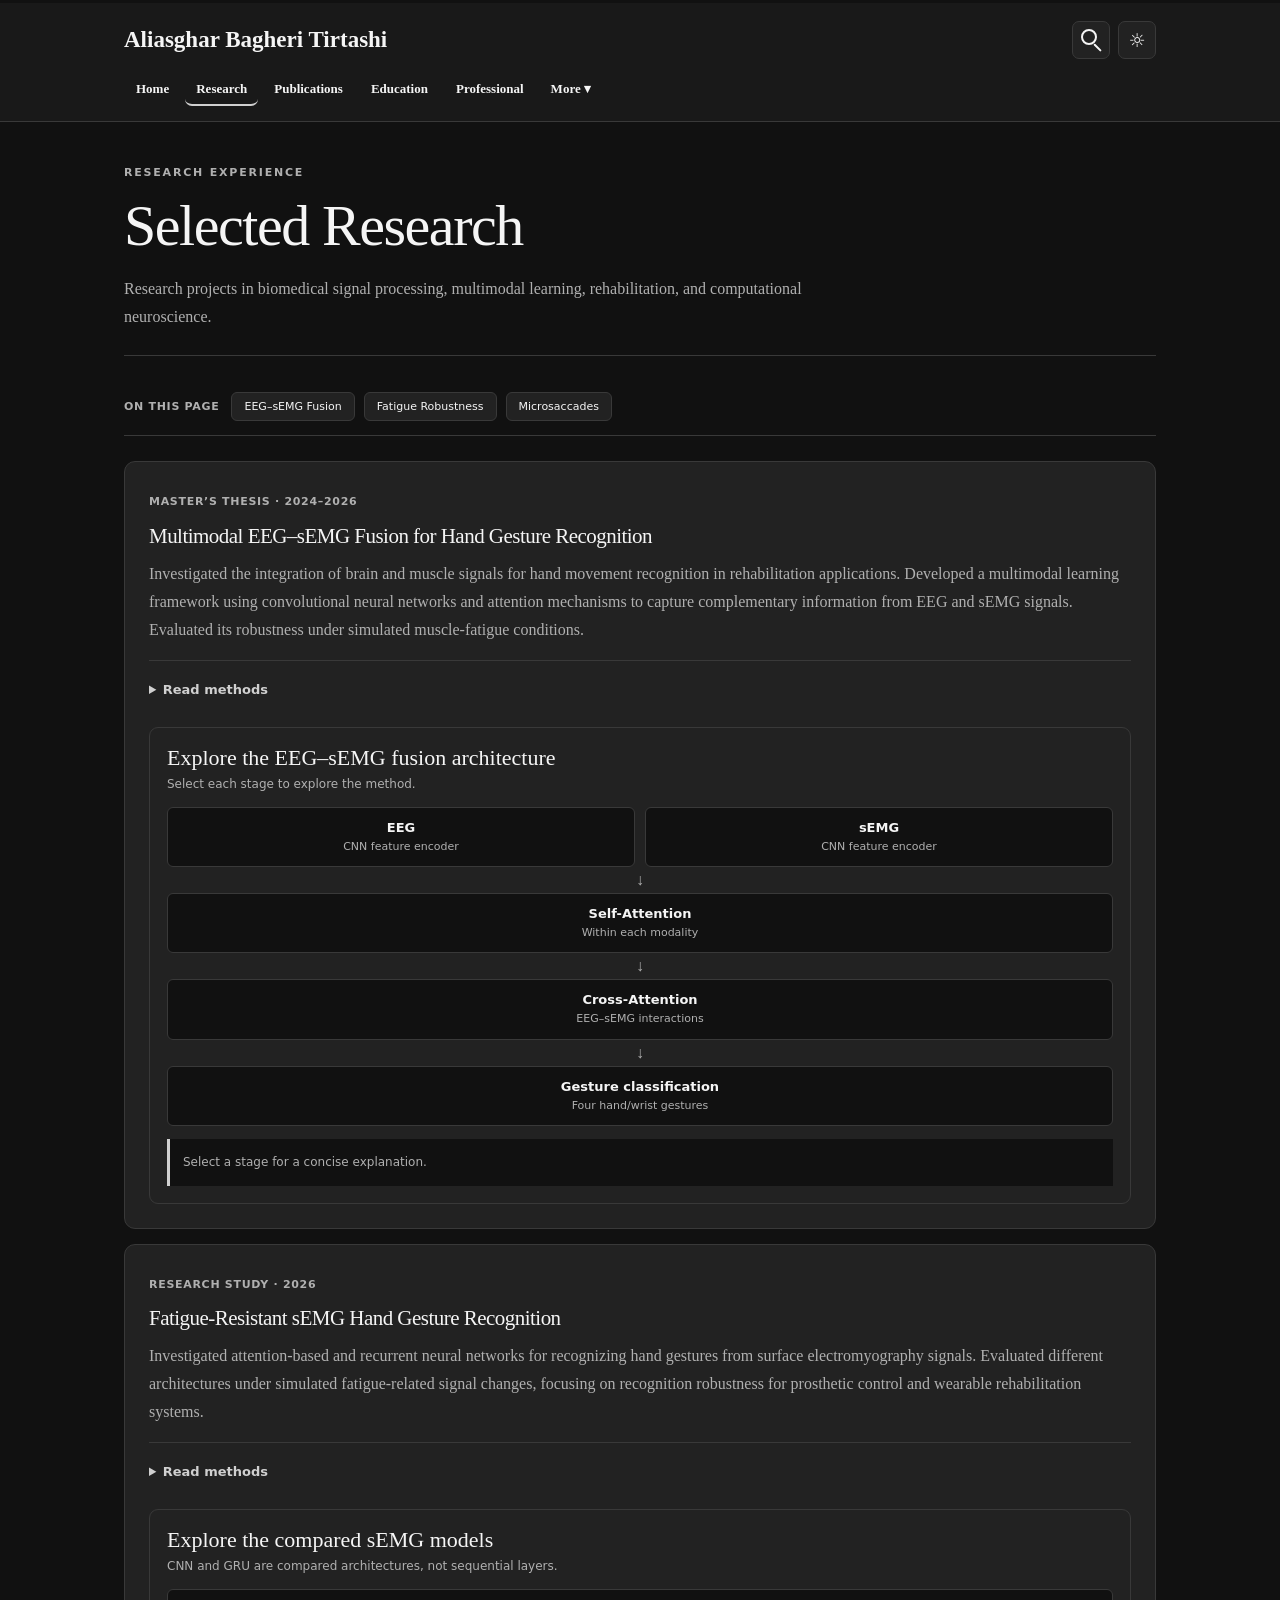
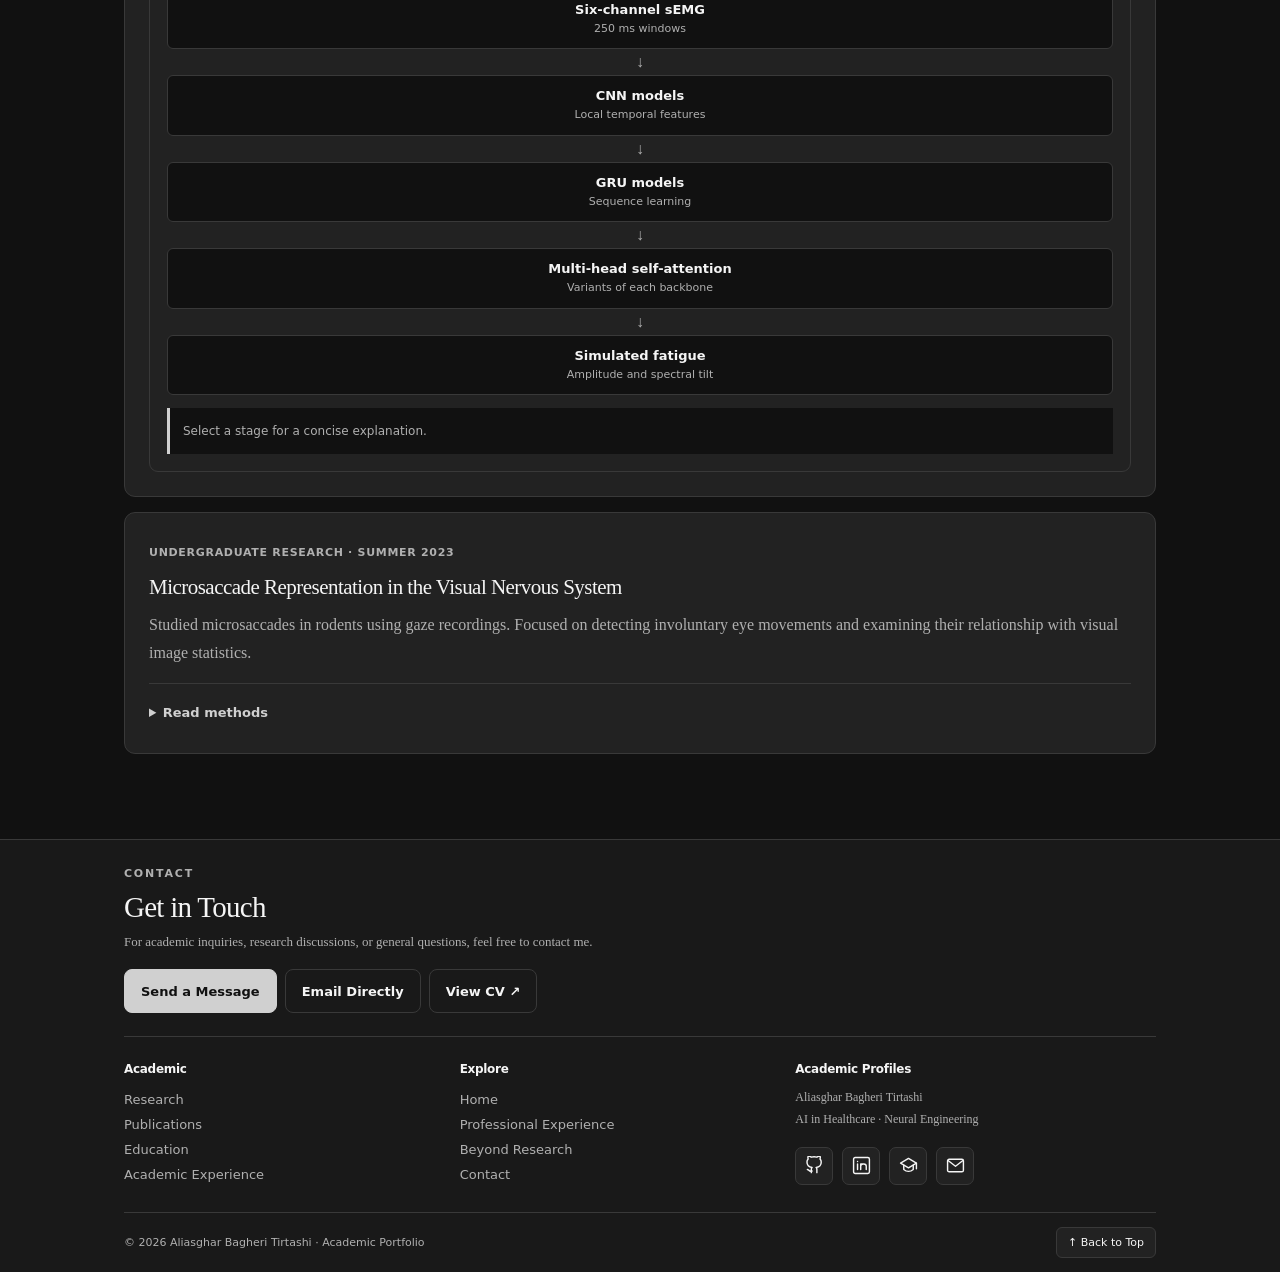
<file: projects.html>
<!DOCTYPE html>

<html lang="en"><head><meta charset="utf-8"/><meta content="width=device-width,initial-scale=1" name="viewport"/><meta content="#111111" name="theme-color"/><meta content="Projects in EEG and sEMG fusion, fatigue-resistant hand gesture recognition, and microsaccade analysis." name="description"/><meta content="Research Experience | Aliasghar Bagheri Tirtashi" property="og:title"/><meta content="Projects in EEG and sEMG fusion, fatigue-resistant hand gesture recognition, and microsaccade analysis." property="og:description"/><meta content="website" property="og:type"/><title>Research Experience | Aliasghar Bagheri Tirtashi</title><link href="style.css" rel="stylesheet"/><script defer="" src="site.js"></script><link href="https://aliasgharbagheri.com/projects.html" rel="canonical"/><meta content="dark light" name="color-scheme"/></head><body class="portfolio-site"><div aria-hidden="true" class="reading-progress"></div><header class="site-header"><div class="shell"><div class="brandbar"><a class="brand" href="index.html"><span>Aliasghar Bagheri Tirtashi</span></a><div class="header-actions"><button aria-label="Search the website" class="header-tool search-trigger" title="Search all pages" type="button">⌕</button><button aria-label="Switch to Soft Silver light reading mode" class="header-tool theme-trigger" title="Toggle light reading mode" type="button">☼</button><button aria-controls="primary-nav" aria-expanded="false" class="menu-toggle" type="button">☰ Menu</button></div></div><nav aria-label="Main navigation" class="nav" id="primary-nav"><a class="nav-link" href="index.html">Home</a><a aria-current="page" class="nav-link" href="projects.html">Research</a><a class="nav-link" href="publications.html">Publications</a><a class="nav-link" href="education.html">Education</a><a class="nav-link" href="professional.html">Professional</a><div class="more-menu"><button aria-controls="more-dropdown" aria-expanded="false" class="more-trigger" type="button">More ▾</button><div class="more-dropdown" id="more-dropdown"><a class="nav-link" href="experience.html">Academic Experience</a><a class="nav-link" href="beyond.html">Beyond Research</a><a class="nav-link" href="contact.html">Contact</a></div></div></nav><div class="site-search" hidden="" id="site-search" role="search"><div class="site-search-row"><label class="sr-only" for="site-search-input">Search this academic website</label><input autocomplete="off" id="site-search-input" placeholder="Search EEG, publications, skills, Peekage…" type="search"/><button aria-label="Close search" class="search-dismiss" type="button">×</button></div><div aria-live="polite" class="site-search-results" id="site-search-results"><p>Search topics across all eight pages.</p></div></div></div></header><main class="shell" id="main-content"><div class="head"><div class="eyebrow">Research experience</div><h1>Selected Research</h1><p>Research projects in biomedical signal processing, multimodal learning, rehabilitation, and computational neuroscience.</p></div><nav aria-label="Research projects" class="section-toc"><span>ON THIS PAGE</span><a href="#research-1">EEG–sEMG Fusion</a><a href="#research-2">Fatigue Robustness</a><a href="#research-3">Microsaccades</a></nav><article class="card reveal-card" id="research-1"><span class="tag">MASTER’S THESIS · 2024–2026</span><h3>Multimodal EEG–sEMG Fusion for Hand Gesture Recognition</h3><p>Investigated the integration of brain and muscle signals for hand movement recognition in rehabilitation applications. Developed a multimodal learning framework using convolutional neural networks and attention mechanisms to capture complementary information from EEG and sEMG signals. Evaluated its robustness under simulated muscle-fatigue conditions.</p><details class="research-details"><summary>Read methods</summary><p>Methods: EEG and sEMG acquisition and preprocessing, ICA-based artifact reduction, synchronization, wavelet-coherence channel selection, convolutional feature encoders, self-attention, and cross-attention. Fatigue effects were simulated rather than measured clinically.</p></details><div class="research-architecture" data-architecture="fusion"><h4>Explore the EEG–sEMG fusion architecture</h4><p class="diagram-hint">Select each stage to explore the method.</p><div class="diagram-two"><button class="architecture-step" data-stage="eeg" type="button">EEG<small>CNN feature encoder</small></button><button class="architecture-step" data-stage="semg" type="button">sEMG<small>CNN feature encoder</small></button></div><div aria-hidden="true" class="diagram-arrow">↓</div><button class="architecture-step" data-stage="self" type="button">Self-Attention<small>Within each modality</small></button><div aria-hidden="true" class="diagram-arrow">↓</div><button class="architecture-step" data-stage="cross" type="button">Cross-Attention<small>EEG–sEMG interactions</small></button><div aria-hidden="true" class="diagram-arrow">↓</div><button class="architecture-step" data-stage="classify" type="button">Gesture classification<small>Four hand/wrist gestures</small></button><div class="architecture-description" role="status">Select a stage for a concise explanation.</div></div></article><article class="card reveal-card" id="research-2"><span class="tag">RESEARCH STUDY · 2026</span><h3>Fatigue-Resistant sEMG Hand Gesture Recognition</h3><p>Investigated attention-based and recurrent neural networks for recognizing hand gestures from surface electromyography signals. Evaluated different architectures under simulated fatigue-related signal changes, focusing on recognition robustness for prosthetic control and wearable rehabilitation systems.</p><details class="research-details"><summary>Read methods</summary><p>Methods: 250 ms sEMG windows, conventional classifiers, CNN, GRU, and multi-head self-attention. Analyzed the same recording sessions as the multimodal study, under simulated fatigue-related distortions.</p></details><div class="research-architecture" data-architecture="fatigue"><h4>Explore the compared sEMG models</h4><p class="diagram-hint">CNN and GRU are compared architectures, not sequential layers.</p><button class="architecture-step" data-stage="input" type="button">Six-channel sEMG<small>250 ms windows</small></button><div aria-hidden="true" class="diagram-arrow">↓</div><button class="architecture-step" data-stage="cnn" type="button">CNN models<small>Local temporal features</small></button><div aria-hidden="true" class="diagram-arrow">↓</div><button class="architecture-step" data-stage="gru" type="button">GRU models<small>Sequence learning</small></button><div aria-hidden="true" class="diagram-arrow">↓</div><button class="architecture-step" data-stage="attention" type="button">Multi-head self-attention<small>Variants of each backbone</small></button><div aria-hidden="true" class="diagram-arrow">↓</div><button class="architecture-step" data-stage="test" type="button">Simulated fatigue<small>Amplitude and spectral tilt</small></button><div class="architecture-description" role="status">Select a stage for a concise explanation.</div></div></article><article class="card reveal-card" id="research-3"><span class="tag">UNDERGRADUATE RESEARCH · SUMMER 2023</span><h3>Microsaccade Representation in the Visual Nervous System</h3><p>Studied microsaccades in rodents using gaze recordings. Focused on detecting involuntary eye movements and examining their relationship with visual image statistics.</p><details class="research-details"><summary>Read methods</summary><p>Methods: detecting microsaccadic eye movements in rodent gaze recordings and examining associations with visual image statistics.</p></details></article></main><footer class="footer advanced-footer"><div class="shell footer-inner"><div class="footer-cta"><div><div class="eyebrow">CONTACT</div><h2>Get in Touch</h2><p>For academic inquiries, research discussions, or general questions, feel free to contact me.</p></div><div class="footer-cta-actions"><a class="btn primary" href="contact.html#contact-form">Send a Message</a><a class="btn" href="mailto:aliasghar.bagheri79@sharif.edu">Email Directly</a><a class="btn" href="CV.pdf" rel="noopener" target="_blank">View CV ↗</a></div></div><div class="footer-columns"><div><h3>Academic</h3><a href="projects.html">Research</a><a href="publications.html">Publications</a><a href="education.html">Education</a><a href="experience.html">Academic Experience</a></div><div><h3>Explore</h3><a href="index.html">Home</a><a href="professional.html">Professional Experience</a><a href="beyond.html">Beyond Research</a><a href="contact.html">Contact</a></div><div><h3>Academic Profiles</h3><p>Aliasghar Bagheri Tirtashi<br/>AI in Healthcare · Neural Engineering</p><div class="footer-social"><a aria-label="GitHub profile" class="social-icon-link" href="https://github.com/aliasgharbagheri2079" rel="noopener noreferrer" target="_blank" title="GitHub"><svg aria-hidden="true" fill="none" focusable="false" height="19" stroke="currentColor" stroke-linecap="round" stroke-linejoin="round" stroke-width="1.8" viewbox="0 0 24 24" width="19" xmlns="http://www.w3.org/2000/svg"><path d="M9 19c-4 1.5-4-2-6-2m12 4v-3.87a3.37 3.37 0 0 0-.94-2.61c3.14-.35 6.44-1.54 6.44-7A5.44 5.44 0 0 0 19 3.77 5.07 5.07 0 0 0 18.91 0S17.73-.35 15 1.48a13.38 13.38 0 0 0-7 0C5.27-.35 4.09 0 4.09 0A5.07 5.07 0 0 0 4 3.77 5.44 5.44 0 0 0 2.5 7.54c0 5.42 3.3 6.61 6.44 7A3.37 3.37 0 0 0 8 17.13V21"></path></svg></a><a aria-label="LinkedIn profile" class="social-icon-link" href="https://www.linkedin.com/in/aliasghar-bagheri/" rel="noopener noreferrer" target="_blank" title="LinkedIn"><svg aria-hidden="true" fill="none" focusable="false" height="19" stroke="currentColor" stroke-linecap="round" stroke-linejoin="round" stroke-width="1.8" viewbox="0 0 24 24" width="19" xmlns="http://www.w3.org/2000/svg"><rect height="20" rx="2" width="20" x="2" y="2"></rect><path d="M7 10v7M7 7h.01M11 17v-7h4a3 3 0 0 1 3 3v4M11 13a3 3 0 0 1 3-3"></path></svg></a><a aria-label="Google Scholar profile" class="social-icon-link" href="https://scholar.google.com/citations?user=hEYMCQ0AAAAJ&amp;hl=en" rel="noopener noreferrer" target="_blank" title="Google Scholar"><svg aria-hidden="true" fill="none" focusable="false" height="19" stroke="currentColor" stroke-linecap="round" stroke-linejoin="round" stroke-width="1.8" viewbox="0 0 24 24" width="19" xmlns="http://www.w3.org/2000/svg"><path d="m2 9 10-6 10 6-10 6-10-6Z"></path><path d="M6 11.5V17c3.5 3 8.5 3 12 0v-5.5M22 9v7"></path></svg></a><a aria-label="Academic email" class="social-icon-link" href="mailto:aliasghar.bagheri79@sharif.edu" title="Email"><svg aria-hidden="true" fill="none" focusable="false" height="19" stroke="currentColor" stroke-linecap="round" stroke-linejoin="round" stroke-width="1.8" viewbox="0 0 24 24" width="19" xmlns="http://www.w3.org/2000/svg"><rect height="16" rx="2" width="20" x="2" y="4"></rect><path d="m3 6 9 7 9-7"></path></svg></a></div></div></div><div class="footer-bottom"><small>© 2026 Aliasghar Bagheri Tirtashi · Academic Portfolio</small><button class="back-to-top" type="button">↑ Back to Top</button></div></div></footer></body></html>
</file>
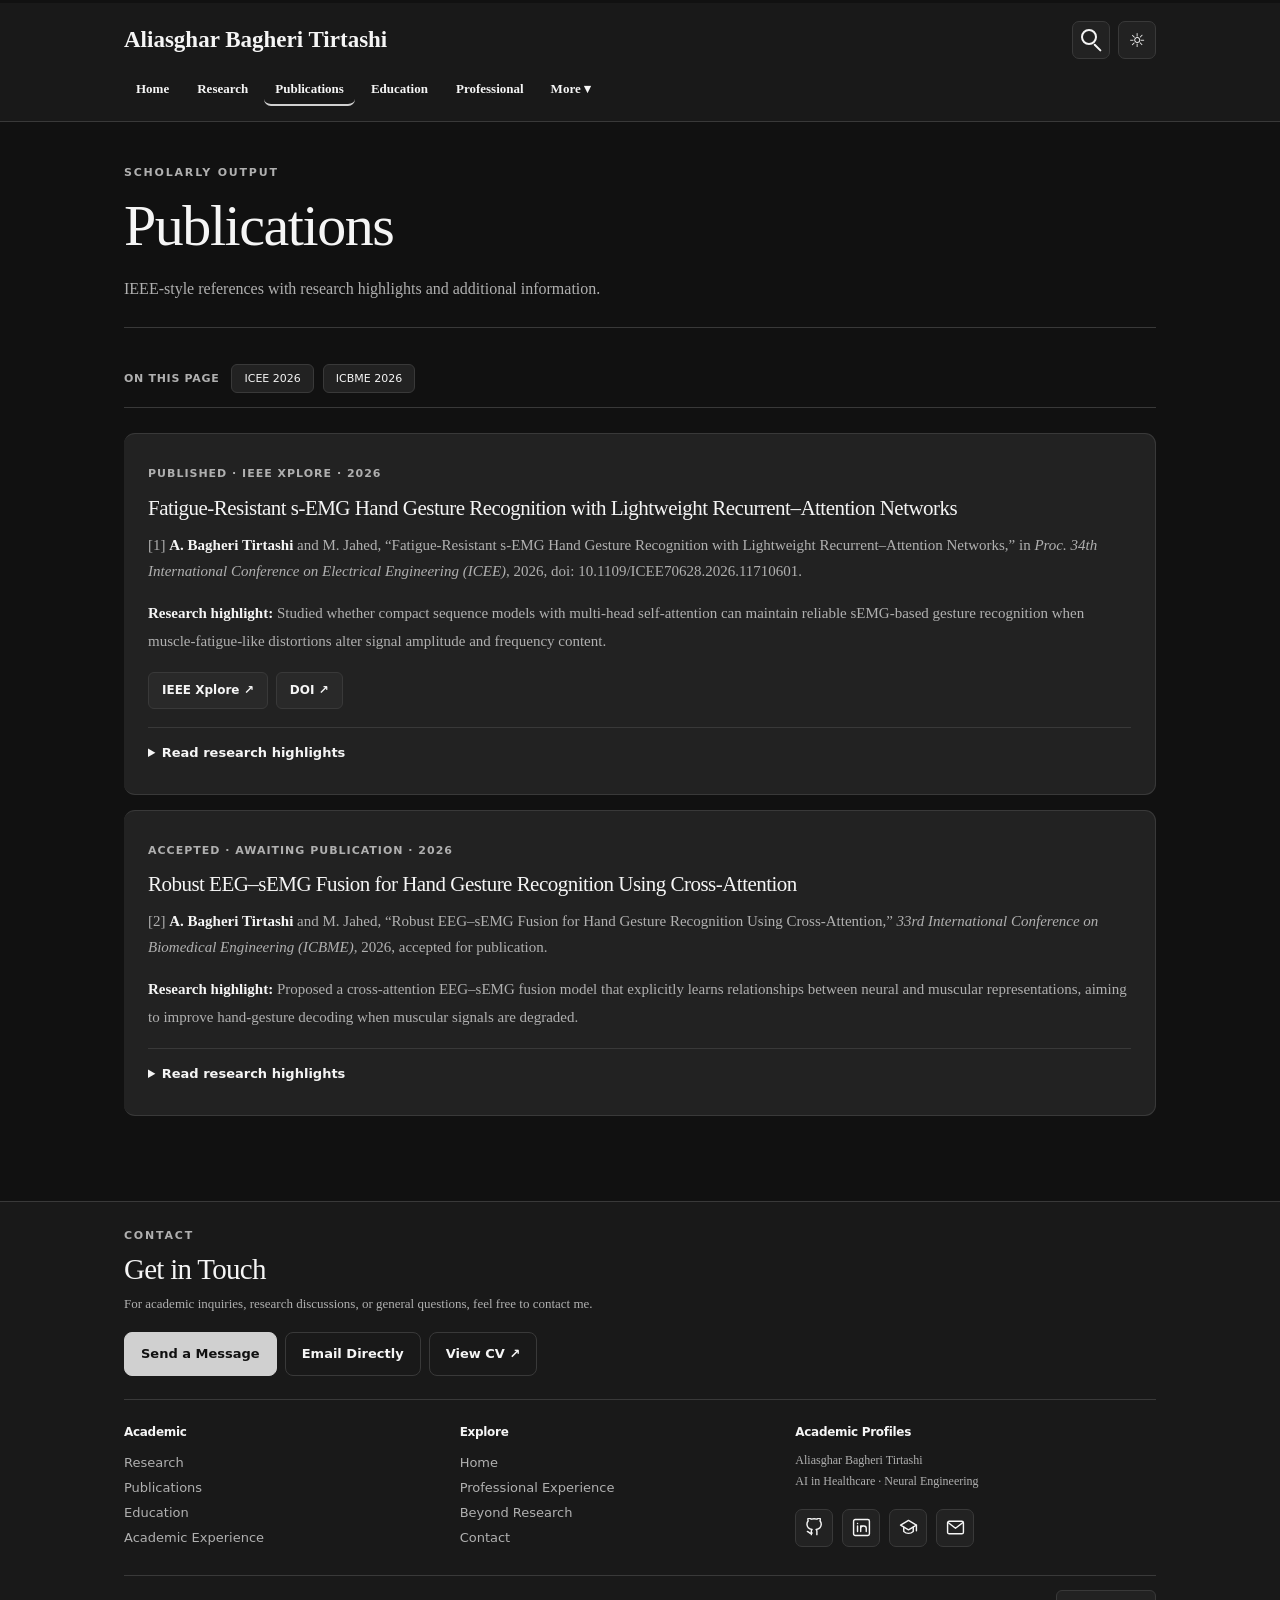
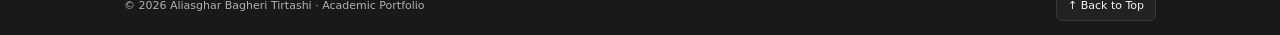
<file: publications.html>
<!DOCTYPE html>

<html lang="en"><head><meta charset="utf-8"/><meta content="width=device-width,initial-scale=1" name="viewport"/><meta content="#111111" name="theme-color"/><meta content="IEEE conference publications by Aliasghar Bagheri Tirtashi on sEMG recognition and EEG–sEMG fusion." name="description"/><meta content="Publications | Aliasghar Bagheri Tirtashi" property="og:title"/><meta content="IEEE conference publications by Aliasghar Bagheri Tirtashi on sEMG recognition and EEG–sEMG fusion." property="og:description"/><meta content="website" property="og:type"/><title>Publications | Aliasghar Bagheri Tirtashi</title><link href="style.css" rel="stylesheet"/><script defer="" src="site.js"></script><link href="https://aliasgharbagheri.com/publications.html" rel="canonical"/><meta content="dark light" name="color-scheme"/></head><body class="portfolio-site"><div aria-hidden="true" class="reading-progress"></div><header class="site-header"><div class="shell"><div class="brandbar"><a class="brand" href="index.html"><span>Aliasghar Bagheri Tirtashi</span></a><div class="header-actions"><button aria-label="Search the website" class="header-tool search-trigger" title="Search all pages" type="button">⌕</button><button aria-label="Switch to Soft Silver light reading mode" class="header-tool theme-trigger" title="Toggle light reading mode" type="button">☼</button><button aria-controls="primary-nav" aria-expanded="false" class="menu-toggle" type="button">☰ Menu</button></div></div><nav aria-label="Main navigation" class="nav" id="primary-nav"><a class="nav-link" href="index.html">Home</a><a class="nav-link" href="projects.html">Research</a><a aria-current="page" class="nav-link" href="publications.html">Publications</a><a class="nav-link" href="education.html">Education</a><a class="nav-link" href="professional.html">Professional</a><div class="more-menu"><button aria-controls="more-dropdown" aria-expanded="false" class="more-trigger" type="button">More ▾</button><div class="more-dropdown" id="more-dropdown"><a class="nav-link" href="experience.html">Academic Experience</a><a class="nav-link" href="beyond.html">Beyond Research</a><a class="nav-link" href="contact.html">Contact</a></div></div></nav><div class="site-search" hidden="" id="site-search" role="search"><div class="site-search-row"><label class="sr-only" for="site-search-input">Search this academic website</label><input autocomplete="off" id="site-search-input" placeholder="Search EEG, publications, skills, Peekage…" type="search"/><button aria-label="Close search" class="search-dismiss" type="button">×</button></div><div aria-live="polite" class="site-search-results" id="site-search-results"><p>Search topics across all eight pages.</p></div></div></div></header><main class="shell" id="main-content"><div class="head"><div class="eyebrow">Scholarly output</div><h1>Publications</h1><p>IEEE-style references with research highlights and additional information.</p></div><nav aria-label="Publications on this page" class="section-toc"><span>ON THIS PAGE</span><a href="#paper-icee">ICEE 2026</a><a href="#paper-icbme">ICBME 2026</a></nav><article class="card pub reveal-card" id="paper-icee"><span class="publication-status">PUBLISHED · IEEE XPLORE · 2026</span><h3>Fatigue-Resistant s-EMG Hand Gesture Recognition with Lightweight Recurrent–Attention Networks</h3><p>[1] <strong>A. Bagheri Tirtashi</strong> and M. Jahed, “Fatigue-Resistant s-EMG Hand Gesture Recognition with Lightweight Recurrent–Attention Networks,” in <em>Proc. 34th International Conference on Electrical Engineering (ICEE)</em>, 2026, doi: 10.1109/ICEE70628.2026.11710601.</p><p class="pub-intro"><strong>Research highlight:</strong> Studied whether compact sequence models with multi-head self-attention can maintain reliable sEMG-based gesture recognition when muscle-fatigue-like distortions alter signal amplitude and frequency content.</p><div class="links"><a href="https://ieeexplore.ieee.org/abstract/document/11710601" rel="noopener noreferrer" target="_blank">IEEE Xplore ↗</a><a href="https://doi.org/10.1109/ICEE70628.2026.11710601" rel="noopener noreferrer" target="_blank">DOI ↗</a></div><details class="publication-highlights"><summary>Read research highlights</summary><div class="publication-highlights-body"><p><strong>Research question: </strong>How do compact low-channel sEMG gesture decoders respond to fatigue-like changes in signal amplitude and spectrum?</p><p><strong>Methods: </strong>Eight healthy participants, six forearm sEMG channels, four hand/wrist gestures, and 250 ms signal windows. Compared classical feature-based models against CNN, GRU, and multi-head self-attention variants.</p><p><strong>Key findings: </strong>MHA+CNN achieved 98.23% accuracy on clean recordings. MHA+GRU retained 65.19% accuracy at the strongest simulated amplitude attenuation and 84.58% at the strongest simulated spectral tilt.</p><p><strong>Limitations: </strong>Muscle fatigue was simulated on non-fatigued signals; the results do not establish performance under naturally occurring fatigue or in clinical deployments.</p></div></details></article><article class="card pub reveal-card" id="paper-icbme"><span class="publication-status">ACCEPTED · AWAITING PUBLICATION · 2026</span><h3>Robust EEG–sEMG Fusion for Hand Gesture Recognition Using Cross-Attention</h3><p>[2] <strong>A. Bagheri Tirtashi</strong> and M. Jahed, “Robust EEG–sEMG Fusion for Hand Gesture Recognition Using Cross-Attention,” <em>33rd International Conference on Biomedical Engineering (ICBME)</em>, 2026, accepted for publication.</p><p class="pub-intro"><strong>Research highlight:</strong> Proposed a cross-attention EEG–sEMG fusion model that explicitly learns relationships between neural and muscular representations, aiming to improve hand-gesture decoding when muscular signals are degraded.</p><details class="publication-highlights"><summary>Read research highlights</summary><div class="publication-highlights-body"><p><strong>Research question: </strong>Can complementary EEG information improve sEMG hand-gesture recognition when muscular signals are degraded?</p><p><strong>Methods: </strong>Synchronized EEG and six-channel sEMG from eight healthy participants performing four gestures. Used independent preprocessing, parallel CNN encoders, self-attention, and cross-attention for multimodal feature fusion.</p><p><strong>Key findings: </strong>Cross-attention fusion achieved 92.45% clean-data accuracy, 78.05% under the strongest simulated amplitude attenuation, and 75.46% under the strongest simulated spectral tilt.</p><p><strong>Limitations: </strong>The perturbations simulate selected fatigue-related signal changes rather than measuring physiological fatigue; clinical generalization remains untested.</p></div></details></article></main><footer class="footer advanced-footer"><div class="shell footer-inner"><div class="footer-cta"><div><div class="eyebrow">CONTACT</div><h2>Get in Touch</h2><p>For academic inquiries, research discussions, or general questions, feel free to contact me.</p></div><div class="footer-cta-actions"><a class="btn primary" href="contact.html#contact-form">Send a Message</a><a class="btn" href="mailto:aliasghar.bagheri79@sharif.edu">Email Directly</a><a class="btn" href="CV.pdf" rel="noopener" target="_blank">View CV ↗</a></div></div><div class="footer-columns"><div><h3>Academic</h3><a href="projects.html">Research</a><a href="publications.html">Publications</a><a href="education.html">Education</a><a href="experience.html">Academic Experience</a></div><div><h3>Explore</h3><a href="index.html">Home</a><a href="professional.html">Professional Experience</a><a href="beyond.html">Beyond Research</a><a href="contact.html">Contact</a></div><div><h3>Academic Profiles</h3><p>Aliasghar Bagheri Tirtashi<br/>AI in Healthcare · Neural Engineering</p><div class="footer-social"><a aria-label="GitHub profile" class="social-icon-link" href="https://github.com/aliasgharbagheri2079" rel="noopener noreferrer" target="_blank" title="GitHub"><svg aria-hidden="true" fill="none" focusable="false" height="19" stroke="currentColor" stroke-linecap="round" stroke-linejoin="round" stroke-width="1.8" viewbox="0 0 24 24" width="19" xmlns="http://www.w3.org/2000/svg"><path d="M9 19c-4 1.5-4-2-6-2m12 4v-3.87a3.37 3.37 0 0 0-.94-2.61c3.14-.35 6.44-1.54 6.44-7A5.44 5.44 0 0 0 19 3.77 5.07 5.07 0 0 0 18.91 0S17.73-.35 15 1.48a13.38 13.38 0 0 0-7 0C5.27-.35 4.09 0 4.09 0A5.07 5.07 0 0 0 4 3.77 5.44 5.44 0 0 0 2.5 7.54c0 5.42 3.3 6.61 6.44 7A3.37 3.37 0 0 0 8 17.13V21"></path></svg></a><a aria-label="LinkedIn profile" class="social-icon-link" href="https://www.linkedin.com/in/aliasghar-bagheri/" rel="noopener noreferrer" target="_blank" title="LinkedIn"><svg aria-hidden="true" fill="none" focusable="false" height="19" stroke="currentColor" stroke-linecap="round" stroke-linejoin="round" stroke-width="1.8" viewbox="0 0 24 24" width="19" xmlns="http://www.w3.org/2000/svg"><rect height="20" rx="2" width="20" x="2" y="2"></rect><path d="M7 10v7M7 7h.01M11 17v-7h4a3 3 0 0 1 3 3v4M11 13a3 3 0 0 1 3-3"></path></svg></a><a aria-label="Google Scholar profile" class="social-icon-link" href="https://scholar.google.com/citations?user=hEYMCQ0AAAAJ&amp;hl=en" rel="noopener noreferrer" target="_blank" title="Google Scholar"><svg aria-hidden="true" fill="none" focusable="false" height="19" stroke="currentColor" stroke-linecap="round" stroke-linejoin="round" stroke-width="1.8" viewbox="0 0 24 24" width="19" xmlns="http://www.w3.org/2000/svg"><path d="m2 9 10-6 10 6-10 6-10-6Z"></path><path d="M6 11.5V17c3.5 3 8.5 3 12 0v-5.5M22 9v7"></path></svg></a><a aria-label="Academic email" class="social-icon-link" href="mailto:aliasghar.bagheri79@sharif.edu" title="Email"><svg aria-hidden="true" fill="none" focusable="false" height="19" stroke="currentColor" stroke-linecap="round" stroke-linejoin="round" stroke-width="1.8" viewbox="0 0 24 24" width="19" xmlns="http://www.w3.org/2000/svg"><rect height="16" rx="2" width="20" x="2" y="4"></rect><path d="m3 6 9 7 9-7"></path></svg></a></div></div></div><div class="footer-bottom"><small>© 2026 Aliasghar Bagheri Tirtashi · Academic Portfolio</small><button class="back-to-top" type="button">↑ Back to Top</button></div></div></footer></body></html>
</file>
<file: style.css>
:root{color-scheme:dark;--bg:#111111;--panel:#191919;--card:#222222;--border:#393939;--fg:#F5F5F5;--muted:#B0B0B0;--ochre:#D0D0D0;--soft:#D0D0D0}
*{box-sizing:border-box}html{scroll-behavior:smooth}body{margin:0;background:var(--bg);color:var(--fg);font:16px/1.75 Georgia,'Times New Roman',serif}a{color:var(--ochre);text-decoration:none;overflow-wrap:anywhere}a:hover{text-decoration:underline}a:focus-visible,button:focus-visible,summary:focus-visible{outline:3px solid var(--ochre);outline-offset:3px;border-radius:3px}button{font:inherit;cursor:pointer}.shell{max-width:1080px;margin:auto;padding:0 24px}.site-header{background:var(--panel);border-bottom:1px solid var(--border)}.brandbar{display:flex;align-items:center;justify-content:space-between;gap:14px;padding:18px 0 12px}.brand{display:flex;align-items:center;gap:12px;color:var(--fg);font-weight:700;font-size:17px;line-height:1.3}.brand:hover{text-decoration:none}.monogram{flex:none;background:#313131;border:1px solid #6D6D6D;border-radius:9px;padding:9px;color:var(--ochre)}.nav{display:flex;gap:4px;flex-wrap:wrap;padding-bottom:14px}.nav a{font:13px system-ui,sans-serif;color:#D5D5D5;border-radius:7px;padding:9px 11px}.nav a[aria-current=page]{background:#3B3B3B;border:1px solid #D0D0D0;color:#ECECEC;padding:8px 10px}.nav a:hover{background:#353535;text-decoration:none}.menu-toggle{display:none;background:#333333;border:1px solid #737373;border-radius:7px;color:#E3E3E3;padding:9px 12px;font:13px system-ui,sans-serif}main{padding-top:37px!important;padding-bottom:70px!important;min-height:60vh}h1,h2,h3{font-family:Georgia,'Times New Roman',serif;letter-spacing:-.025em;line-height:1.23;font-weight:400}h1{font-size:clamp(34px,6vw,58px);margin:10px 0 14px}h2{font-size:clamp(27px,4vw,36px);margin:0 0 15px}h3{font-size:21px;margin:0 0 10px}p{color:var(--muted);margin:0 0 16px}strong{color:var(--fg)}.eyebrow{font:700 11px system-ui,sans-serif;letter-spacing:1.8px;color:var(--ochre);text-transform:uppercase;margin-bottom:11px}.hero{display:grid;grid-template-columns:minmax(0,1.5fr) minmax(180px,.66fr);gap:35px;align-items:center;padding:20px 0 43px;border-bottom:1px solid var(--border)}.sub{color:var(--soft);font-size:18px;line-height:1.5;margin-bottom:18px}.portrait{width:100%;aspect-ratio:4/5;object-fit:cover;object-position:center 25%;border:7px solid #404040;border-radius:15px;box-shadow:0 15px 32px #00000055}.buttons{display:flex;gap:10px;flex-wrap:wrap;margin-top:24px}.btn{display:inline-flex;align-items:center;justify-content:center;min-height:44px;padding:11px 16px;background:transparent;color:var(--soft);border:1px solid #7B7B7B;border-radius:8px;font:650 13px system-ui,sans-serif}.btn.primary{background:var(--ochre);color:#151515;border-color:var(--ochre)}.btn:hover{filter:brightness(1.12);text-decoration:none}.section{padding-top:38px}.rule{height:3px;width:45px;background:var(--ochre);border-radius:4px;margin-bottom:15px}.topics{display:flex;flex-wrap:wrap;gap:10px}.topic{background:#2E2E2E;border:1px solid #444444;border-radius:7px;padding:10px 13px;font-size:14px}.topic:before{content:'✦ ';color:var(--ochre)}.timeline{border-left:1px solid #6D6D6D;padding-left:27px;margin:24px 0 0}.timeitem{position:relative;padding:0 0 24px 10px}.timeitem:last-child{padding-bottom:0}.timeitem:before{content:'';position:absolute;left:-33px;top:6px;background:var(--ochre);width:11px;height:11px;border:3px solid #373737;border-radius:50%}.timeyear{color:var(--ochre);font:700 12px system-ui,sans-serif}.timeitem h3{font-size:18px;margin:6px 0}.timeitem p{font-size:14px;margin:0}.head{border-bottom:1px solid var(--border);padding:10px 0 24px;margin-bottom:26px}.head p{max-width:740px;margin:0}.card{background:var(--card);padding:24px;border:1px solid var(--border);border-radius:11px;margin-bottom:15px}.card p:last-child{margin-bottom:0}.tag{display:inline-block;background:#323232;color:#CCCCCC;font:650 11px system-ui,sans-serif;letter-spacing:.4px;border-radius:5px;padding:5px 10px;margin-bottom:13px}.grid2{display:grid;grid-template-columns:repeat(2,minmax(0,1fr));gap:14px}.grid2 .card{margin-bottom:0}.pub{border-left:3px solid var(--ochre)}.pub p{font-size:15px}.links{display:flex;flex-wrap:wrap;gap:9px}.links a{display:inline-block;background:#323232;border-radius:6px;padding:8px 12px;font:650 12px system-ui,sans-serif}details{border-top:1px solid #414141;margin-top:16px;padding-top:10px}details summary{cursor:pointer;color:var(--ochre);font:650 13px system-ui,sans-serif;padding:9px 0}details p{font-size:14px!important;background:#2C2C2C;border-radius:7px;padding:14px;margin-top:6px!important}ul{padding-left:23px;color:var(--muted)}li{margin-bottom:5px}.media-grid{display:grid;grid-template-columns:repeat(3,minmax(0,1fr));gap:14px}.media-card{background:var(--card);border:1px solid var(--border);border-radius:11px;overflow:hidden}.poster{aspect-ratio:2/3;position:relative;overflow:hidden;display:flex;align-items:flex-end;padding:17px;background:linear-gradient(140deg,#3C3C3C,#1D1D1D)}.poster:before{content:'';position:absolute;width:160%;height:55%;top:27%;left:-20%;border:1px solid #A4A4A433;border-radius:50%;transform:rotate(-40deg)}.media-card:nth-child(3n+2) .poster{background:linear-gradient(155deg,#353535,#2B2B2B)}.media-card:nth-child(3n) .poster{background:linear-gradient(155deg,#414141,#232323)}.poster span{position:relative;color:#F3F3F3;text-shadow:0 3px 6px #00000099;font-size:clamp(17px,2.7vw,27px);line-height:1.18}.media-info{padding:15px}.media-info strong{font-size:16px;display:block;line-height:1.3}.media-info small{color:var(--ochre);font:12px system-ui,sans-serif}.media-info p{font-size:13px;margin:7px 0 0}.artist{display:flex;gap:16px;align-items:center}.artist-icon{flex:none;width:76px;height:88px;display:grid;place-items:center;background:linear-gradient(135deg,#4D4D4D,#313131);border-radius:8px;color:#CACACA;font-size:33px}.artist p{font-size:14px}.section-note{color:#A7A7A7;font:12px/1.6 system-ui,sans-serif;margin-top:18px}.footer{background:var(--panel);border-top:1px solid var(--border);padding:28px 15px;text-align:center}.footer-links{display:flex;gap:20px;flex-wrap:wrap;justify-content:center;margin-bottom:12px}.footer-links a{font:13px system-ui,sans-serif}.footer small{font:12px system-ui,sans-serif;color:#A4A4A4}@media(max-width:700px){.shell{padding:0 16px}.menu-toggle{display:block}.nav{display:none;flex-direction:column}.nav.open{display:flex}.nav a{padding:12px}.nav a[aria-current=page]{padding:11px}.hero{grid-template-columns:1fr;gap:22px}.hero .photo-wrap{grid-row:1;max-width:210px}.grid2{grid-template-columns:1fr}.media-grid{grid-template-columns:repeat(2,minmax(0,1fr))}.card{padding:19px}}@media(max-width:380px){.media-grid{grid-template-columns:1fr}}@media(prefers-reduced-motion:reduce){html{scroll-behavior:auto}}

/* Gallery revision: actual poster images and compact heights */
.poster{aspect-ratio:5/6;display:block;padding:0;background:#2A2A2A;isolation:isolate}
.poster img{width:100%;height:100%;display:block;object-fit:cover;object-position:center 25%;position:absolute;inset:0;z-index:2}
.poster span{display:none;position:absolute;inset:auto 12px 14px;z-index:3;font-size:21px}
.poster.poster-unavailable span{display:block}
.poster.poster-unavailable{padding:17px}
.poster:before{z-index:0}
.media-card:nth-child(3n+2) .poster,.media-card:nth-child(3n) .poster{background:#282828}
/* Portrait: slightly shorter and wider, especially on phones */
.portrait{aspect-ratio:1/1;object-fit:cover;object-position:center 35%;}
@media(max-width:700px){
 .hero .photo-wrap{max-width:300px;width:min(100%,300px);justify-self:start}
 .hero .portrait{aspect-ratio:5/4;width:100%;max-height:250px;object-fit:cover;object-position:center 32%;}
 .media-grid{grid-template-columns:repeat(2,minmax(0,1fr));gap:12px}
 .poster{aspect-ratio:5/6}
}
@media(max-width:380px){.media-grid{grid-template-columns:repeat(2,minmax(0,1fr))}.media-info{padding:10px}.media-info strong{font-size:14px}}

/* Fast gallery rendering: fixed image sizing + native deferred loading */
.poster { aspect-ratio:5/6; contain:layout paint; background:#2A2A2A; }
.poster img { object-fit:cover; width:100%; height:100%; }
.media-grid { align-items:start; }
@media(max-width:700px){.poster{aspect-ratio:5/6}}

/* Navigation typography revision — scholarly serif, larger and bolder */
.nav a {
  font-family: Georgia, 'Times New Roman', serif;
  font-size: 16px;
  font-weight: 700;
  line-height: 1.4;
  letter-spacing: 0;
  padding: 10px 12px;
}
.nav a[aria-current="page"] { padding: 9px 11px; }
@media (max-width: 700px) {
  .nav a { font-size: 15px; padding: 13px 14px; }
  .nav a[aria-current="page"] { padding: 12px 13px; }
  .menu-toggle { font-family: Georgia, 'Times New Roman', serif; font-size: 15px; font-weight: 700; }
}

/* Portrait thumbnails for Music I Enjoy */
.artist-icon{overflow:hidden;position:relative;width:92px;height:94px;flex:0 0 92px;padding:0;background:#2F2F2F}
.artist-icon img{width:100%;height:100%;object-fit:cover;object-position:center 23%;display:block;border-radius:8px}
.artist-icon.artist-image-unavailable:after{content:'♫';position:absolute;inset:0;display:grid;place-items:center;color:var(--ochre);font-size:34px}
.artist-credits{margin-top:18px;max-width:950px;line-height:1.8}
.artist-credits a{font-weight:500}
@media(max-width:700px){.artist-icon{width:78px;height:84px;flex-basis:78px}.artist-icon img{height:100%}}


/* Academic contact form: Dark Ink & Ochre, Scholarly Serif */
.contact-form-section{margin:44px 0 12px;max-width:850px}
.contact-form-heading{margin-bottom:20px}
.contact-form-heading h2{margin-bottom:10px}
.contact-form{padding:27px 28px}
.contact-form-grid{display:grid;grid-template-columns:repeat(2,minmax(0,1fr));gap:18px}
.form-field{display:flex;flex-direction:column;gap:8px;margin-bottom:20px;min-width:0}
.form-field label{font-family:Georgia,'Times New Roman',serif;font-weight:700;font-size:16px;color:#F5F5F5}
.form-field input,.form-field select,.form-field textarea{font:16px/1.5 Georgia,'Times New Roman',serif;color:#F5F5F5;background:#1C1C1C;border:1px solid #616161;border-radius:8px;padding:12px 14px;width:100%;min-height:47px;transition:border-color .15s,box-shadow .15s}
.form-field textarea{min-height:150px;resize:vertical}
.form-field select{color-scheme:dark}
.form-field input::placeholder,.form-field textarea::placeholder{color:#A8A8A8;opacity:1}
.form-field input:focus,.form-field select:focus,.form-field textarea:focus{outline:2px solid #D0D0D0;outline-offset:2px;border-color:#D0D0D0}
.form-field input:invalid:not(:placeholder-shown){border-color:#6D6D6D}
.form-spam-field{position:absolute;left:-10000px;top:auto;width:1px;height:1px;overflow:hidden}
.contact-form-bottom{display:flex;align-items:center;gap:16px;flex-wrap:wrap}
.contact-submit:disabled{cursor:wait;opacity:.7}
.form-hint{font-size:13px;color:#B0B0B0}
.form-status{margin:15px 0 0!important;border-radius:8px;padding:12px 15px;font-size:14px;line-height:1.55}
.form-status.success{color:#ECECEC;background:#2F2F2F;border:1px solid #858585}
.form-status.error{color:#E5E5E5;background:#2D2D2D;border:1px solid #7F7F7F}
@media(max-width:650px){.contact-form-grid{grid-template-columns:1fr;gap:0}.contact-form{padding:20px 16px}.contact-form-section{margin-top:32px}.contact-form-bottom{align-items:stretch;flex-direction:column}.contact-submit{width:100%}}

/* Compact contact cards and inline platform icons — no network-dependent icon libraries */
.contact-card-compact{padding:16px 19px;min-height:0;display:flex;flex-direction:column;gap:7px;justify-content:center}
.contact-card-head{display:flex;align-items:center;gap:11px;min-height:27px}
.contact-card-head h3{font-size:18px;font-weight:700;line-height:1.3;margin:0;color:var(--fg)}
.contact-card-link{margin:0!important;padding-left:36px;line-height:1.5;font-size:15px}
.contact-card-link a{overflow-wrap:anywhere}
.platform-icon{width:22px;height:22px;display:inline-flex;align-items:center;justify-content:center;color:var(--ochre);vertical-align:middle;flex-shrink:0}
.platform-icon svg{width:100%;height:100%;display:block}
.platform-link{display:inline-flex!important;align-items:center;gap:7px;vertical-align:middle}
.platform-link .platform-icon{width:17px;height:17px}
.footer-links a{font-family:Georgia,'Times New Roman',serif;font-weight:700;font-size:14px}
@media(max-width:700px){.contact-card-compact{padding:13px 16px}.contact-card-head h3{font-size:17px}.contact-card-link{padding-left:33px;font-size:14px}}


/* Midnight Blue & Copper — selected final working design */
:root{color-scheme:dark;--bg:#111111;--panel:#202020;--card:#191919;--border:#393939;--fg:#F5F5F5;--muted:#B0B0B0;--ochre:#D0D0D0;--soft:#D0D0D0}
body{background:var(--bg);color:var(--fg)}
.site-header{background:rgba(21,34,49,.96);border-color:var(--border);position:sticky;top:3px;z-index:30;backdrop-filter:blur(12px)}
.reading-progress{position:fixed;top:0;left:0;width:0;height:3px;background:var(--ochre);z-index:50;box-shadow:0 0 9px #A4A4A477;pointer-events:none}
.brand{gap:0;font:700 clamp(17px,2vw,23px)/1.3 Georgia,'Times New Roman',serif;color:var(--fg)}
.nav a{font:700 16px/1.45 Georgia,'Times New Roman',serif;color:#B0B0B0;transition:background-color .2s,color .2s}
.nav a[aria-current=page]{background:#323232;border-color:#D0D0D0;color:#D8D8D8}
.nav a:hover{background:#363636;color:#FFFFFF}
.menu-toggle{color:var(--fg);background:#303030;border-color:var(--border);font-family:Georgia,serif;font-weight:700}
.hero{position:relative;isolation:isolate}
.hero:before{content:'';position:absolute;z-index:-1;right:-2%;top:1%;width:47%;height:90%;background:radial-gradient(ellipse,#A4A4A41c,transparent 70%);filter:blur(16px);pointer-events:none}
.portrait{aspect-ratio:4/5;object-fit:cover;object-position:center 25%;border:7px solid #313131;border-radius:17px;box-shadow:0 16px 36px #07070788;transition:transform .3s ease}
.portrait:hover{transform:translateY(-4px)}
.card{background:var(--card);border-color:var(--border);transition:border-color .24s ease,transform .24s ease,box-shadow .24s ease}
.card:hover{border-color:#6D6D6D;box-shadow:0 9px 20px #0F0F0F55}
.btn,.nav a,.media-card,.artist-icon{transition:all .22s ease}
.btn.primary{background:var(--ochre);border-color:var(--ochre);color:#111111}
.btn:hover{transform:translateY(-2px)}
.topic{background:#2A2A2A;border-color:#535353;color:#E8E8E8;transition:transform .2s,border-color .2s}
.topic:hover{transform:translateY(-2px);border-color:var(--ochre)}
.tag{background:#323232;color:#C6C6C6}
.timeitem:before{background:var(--ochre);border-color:#323232}
.timeline{border-color:#D0D0D0}
.research-details{margin-top:16px;padding-top:12px;border-top:1px solid var(--border)}
.research-details summary{color:var(--ochre);font-weight:700;cursor:pointer}
.research-details p{margin:10px 0 0;font-size:14px;color:var(--muted)}
.contact-form{background:var(--card)}
.form-field input,.form-field textarea,.form-field select{background:#1C1C1C;border-color:#5F5F5F;color:var(--fg)}
.form-field label{color:var(--fg)}
.form-field input:focus,.form-field textarea:focus,.form-field select:focus{outline-color:var(--ochre);border-color:var(--ochre)}
.contact-card-head h3{color:var(--fg)}
.footer{background:var(--panel);border-color:var(--border)}
.platform-icon,.platform-link,.contact-card-link a{color:var(--ochre)}
main{animation:siteEnter .4s ease-out both}
@keyframes siteEnter{from{opacity:.25;transform:translateY(8px)}to{opacity:1;transform:translateY(0)}}
@media(max-width:700px){.nav a{font-size:15px}.portrait{width:min(100%,330px);aspect-ratio:5/4;object-position:center 29%}.hero{gap:18px}.brand{font-size:17px}}
@media(prefers-reduced-motion:reduce){html{scroll-behavior:auto}*,*::before,*::after{animation:none!important;transition:none!important}}


/* Gallery pill navigation: one category at a time */
.gallery-tabs{display:flex;align-items:center;gap:12px;flex-wrap:wrap;margin:24px 0 26px}
.gallery-tab{font:700 17px/1.3 Georgia,'Times New Roman',serif;border-radius:999px;padding:12px 24px;min-height:49px;background:#282828;color:#F5F5F5;border:2px solid #525252;transition:background .2s,border-color .2s,transform .2s}
.gallery-tab:hover{background:#3A3A3A;border-color:#D0D0D0;transform:translateY(-2px)}
.gallery-tab[aria-selected="true"]{background:#3D3D3D;color:#D0D0D0;border-color:#D0D0D0}
.gallery-tab:focus-visible{outline:3px solid #D0D0D0;outline-offset:3px}
.gallery-panel[hidden]{display:none!important}
/* Homepage portrait: short and wide instead of an overly tall crop */
.hero{grid-template-columns:minmax(0,1.32fr) minmax(265px,.78fr);gap:30px}
.hero .photo-wrap{width:min(100%,350px);max-width:350px;justify-self:center;align-self:center}
.hero .portrait{display:block;width:100%;height:auto;aspect-ratio:5/4;max-height:none;object-fit:cover;object-position:center 37%;border-radius:17px}
@media(max-width:700px){
  .hero{grid-template-columns:minmax(0,1fr)}
  .hero .photo-wrap{grid-row:1;justify-self:center;width:min(100%,330px);max-width:330px}
  .hero .portrait{width:100%;aspect-ratio:5/4;max-height:none;object-fit:cover;object-position:center 35%}
  .gallery-tabs{gap:8px;margin:18px 0 22px}
  .gallery-tab{font-size:15px;min-height:43px;padding:9px 17px}
}

/* Professional Experience: academic editorial presentation */
.professional-list{display:grid;gap:0}
.professional-entry{display:grid;grid-template-columns:92px minmax(0,1fr);gap:22px;padding:28px 0;border-bottom:1px solid var(--border);align-items:start}
.professional-logo{width:92px;height:92px;display:flex;align-items:center;justify-content:center;background:#FFFFFF;border:1px solid #DCDCDC;border-radius:16px;padding:9px;overflow:hidden}
.professional-logo img{display:block;width:100%;height:100%;object-fit:contain}
.company-wordmark{color:#191919;font:700 14px/1.1 Georgia,serif;letter-spacing:-.3px;text-align:center}
.peekage-wordmark{color:#585858}
.tapsi-wordmark{font:800 15px/1.05 system-ui,sans-serif;color:#7A7A7A}
.professional-dates{font:700 11px system-ui,sans-serif;color:var(--ochre);letter-spacing:.4px;margin-bottom:6px}
.professional-body h2{font-size:clamp(21px,3vw,27px);line-height:1.25;margin:0 0 5px}
.professional-company{font-weight:700;color:var(--fg);margin:0 0 10px}
.professional-separator{color:#9C9C9C;padding:0 4px}
.professional-description{max-width:740px;margin-bottom:13px}
.work-tags{display:flex;flex-wrap:wrap;gap:7px;margin:11px 0}
.work-tag{border:1px solid #5C5C5C;background:#2D2D2D;color:#DEDEDE;padding:5px 10px;border-radius:999px;font:600 11px system-ui,sans-serif}
.professional-details{margin:7px 0 0;max-width:760px;border:0;padding:0}
.professional-details summary{display:inline-block;padding:8px 0;color:var(--ochre);cursor:pointer;font:700 12px system-ui,sans-serif}
.professional-details p{background:#2D2D2D;border-left:2px solid var(--ochre);margin:7px 0 0!important;padding:13px 15px;border-radius:0 7px 7px 0}
.professional-note{margin-top:25px;font-size:13px;color:var(--muted)}
@media(max-width:650px){.professional-entry{grid-template-columns:62px minmax(0,1fr);gap:13px;padding:22px 0}.professional-logo{width:62px;height:62px;border-radius:11px;padding:5px}.company-wordmark{font-size:10px}.tapsi-wordmark{font-size:11px}.professional-body h2{font-size:20px}.professional-company{font-size:13px}}

/* Verified work arrangement labels */
.professional-meta-row{display:flex;justify-content:space-between;align-items:center;flex-wrap:wrap;gap:8px;margin-bottom:7px}
.professional-meta-row .professional-dates{margin-bottom:0}
.work-arrangement{display:inline-flex;align-items:center;justify-content:center;min-height:27px;padding:3px 12px;border:1px solid #D0D0D0;background:#353535;color:#DDDDDD;border-radius:999px;font:600 12px/1.25 Georgia,serif;white-space:nowrap}
@media(max-width:650px){.professional-meta-row{gap:7px}.work-arrangement{font-size:11px;padding:3px 9px;min-height:24px}}

/* Beyond Research: compact external discovery links, accessible clickable posters */
.poster{position:relative;isolation:isolate;overflow:hidden}
.poster-link{position:absolute;inset:0;z-index:3;border-radius:inherit}
.poster-link:focus-visible{outline:3px solid var(--ochre);outline-offset:-4px}
.poster img{transition:transform .22s ease,filter .22s ease}
.media-card:hover .poster img,.media-card:focus-within .poster img{transform:scale(1.045)}
.media-card:hover,.media-card:focus-within{border-color:#8C8C8C;box-shadow:0 12px 25px #00000044}
.media-info{display:flex;flex-direction:column;align-items:flex-start}
.external-media-link{display:inline-flex;align-items:center;gap:7px;margin-top:12px;
 padding:7px 11px;border-radius:7px;border:1px solid #5F5F5F;
 background:#343434;color:#F5F5F5!important;text-decoration:none!important;
 font:700 12px/1.3 system-ui,sans-serif;min-height:34px;transition:background .2s,border-color .2s}
.external-media-link:hover{background:#474747;border-color:#D0D0D0}
.external-media-link:focus-visible{outline:2px solid #D0D0D0;outline-offset:2px}
.imdb-mark{background:#D0D0D0;color:#121212;padding:2px 4px;border-radius:3px;
 font:900 12px/1.15 Arial,sans-serif;letter-spacing:-.4px}
.spotify-link svg{flex:none}
.artist .external-media-link{margin-top:10px}
@media(max-width:600px){.external-media-link{font-size:11px;padding:7px 9px}.poster{aspect-ratio:5/6}}
@media(prefers-reduced-motion:reduce){.poster img,.media-card,.external-media-link{transition:none!important}}

/* Research highlights, based on the supplied ICEE and ICBME papers */
.pub-intro{line-height:1.85}.publication-metrics{display:grid;grid-template-columns:repeat(2,minmax(0,1fr));gap:10px;margin:14px 0 18px}.publication-metric{background:#2C2C2C;border:1px solid #505050;border-radius:9px;padding:13px 15px}.publication-metric strong{display:block;color:#D0D0D0;font:700 23px Georgia,serif}.publication-metric span{display:block;color:#B0B0B0;font:12px/1.5 system-ui,sans-serif;margin-top:4px}.publication-detail-content{padding:8px 3px}.publication-highlight-list{padding-left:20px;color:#DEDEDE;line-height:1.75}.publication-highlight-list li{margin-bottom:11px}.publication-highlight-list strong{color:#F5F5F5}@media(max-width:540px){.publication-metrics{grid-template-columns:1fr}}

/* Approved Black & Emerald theme and compact desktop navigation */
:root{color-scheme:dark;--bg:#111111;--panel:#191919;--card:#222222;--border:#393939;--fg:#F5F5F5;--muted:#B0B0B0;--ochre:#D0D0D0;--soft:#D0D0D0}
body{background:var(--bg);color:var(--fg)}
.site-header{background:#191919;border-bottom:1px solid var(--border)}
.nav a{font:700 13px Georgia,'Times New Roman',serif;color:#D4D4D4;background:transparent}
.nav a[aria-current=page]{background:transparent;border:0;border-bottom:2px solid var(--ochre);color:var(--ochre);padding:9px 11px 7px}
.nav a:hover{background:#353535}
.nav .more-menu{position:relative}
.nav .more-trigger{background:transparent;color:#D4D4D4;border:0;padding:9px 11px;border-radius:6px;font:700 13px Georgia,serif}
.nav .more-trigger:hover,.nav .more-trigger[aria-expanded=true]{background:#353535;color:var(--ochre)}
.nav .more-dropdown{display:none;position:absolute;right:0;top:100%;z-index:30;min-width:210px;background:#252525;border:1px solid #5C5C5C;padding:6px;border-radius:8px;box-shadow:0 15px 35px #00000088}
.nav .more-dropdown.open{display:grid}
.nav .more-dropdown a{display:block;border-radius:5px}
.nav .more-dropdown a[aria-current=page]{border-bottom:0;background:#444444;color:#D9D9D9;padding:9px 11px}
.nav .more-trigger.more-current{color:var(--ochre)}
.portrait{aspect-ratio:5/4;object-position:center 38%;border-color:#434343}
.publication-metric{background:#2C2C2C;border-color:#505050}
.publication-metric strong{color:var(--ochre)}
.publication-metric span,.publication-highlight-list{color:#D7D7D7}
.external-media-link{background:#343434;color:#F4F4F4!important;border-color:#5F5F5F}
.external-media-link:hover{background:#474747;border-color:#D0D0D0}
.topic,.work-tag,.chip{background:#313131;color:#E8E8E8;border-color:#5F5F5F}
.work-arrangement{background:#343434;color:#DCDCDC;border-color:#838383}
@media(min-width:701px){.nav{display:flex;gap:4px;align-items:center}}
@media(max-width:700px){.nav .more-menu{width:100%}.nav .more-trigger{width:100%;text-align:left}.nav .more-dropdown{position:static;box-shadow:none;min-width:0;margin:3px 0}.nav .more-dropdown.open{display:grid}}

/* Pure Monochrome — approved website-wide grayscale design */
:root {color-scheme:dark;--bg:#111111;--panel:#191919;--card:#222222;--border:#393939;--fg:#F5F5F5;--muted:#B0B0B0;--ochre:#D0D0D0;--soft:#D0D0D0}
html,body{background:#111111;color:#F5F5F5}
body{font-family:Georgia,'Times New Roman',serif}
a{color:#D0D0D0}
a:hover{color:#FFFFFF}
.site-header,.footer{background:#191919;border-color:#393939}
.nav .more-dropdown{background:#222222;border-color:#555555}
.nav a,.nav .more-trigger{color:#D0D0D0;background:transparent}
.nav a[aria-current=page]{border-color:#D0D0D0;color:#F5F5F5;background:transparent}
.nav .more-trigger:hover,.nav a:hover,.nav .more-trigger[aria-expanded=true]{color:#FFF;background:#303030}
.nav .more-dropdown a[aria-current=page]{background:#333333;color:#F5F5F5}
.nav .more-trigger.more-current{color:#F5F5F5}
.brand,.head h1,.head h2,.card h2,.card h3,h1,h2,h3,strong{color:#F5F5F5}
p,li,.head p,.artist p{color:#B0B0B0}
.eyebrow,.timeyear,.professional-dates,.publication-metric strong{color:#D0D0D0}
.btn{border-color:#727272;color:#F5F5F5;background:transparent}
.btn-primary,.btn.primary{background:#D0D0D0;color:#111111;border-color:#D0D0D0}
.btn-primary:hover,.btn.primary:hover{background:#EEEEEE;color:#111111}
.card,.media-card{background:#222222;border-color:#393939}
.card,.media-card,.professional-logo,.publication-metric{box-shadow:none}
.card.pub,.pub{border-left-color:#D0D0D0}
.section .rule,.rule,.reading-progress{background:#D0D0D0}
.topic,.chip,.work-tag,.work-arrangement{background:#282828;color:#E0E0E0;border-color:#494949}
.work-arrangement{color:#DFDFDF}
.professional-logo{background:#F0F0F0;border-color:#666666}
.professional-details p,details p,.publication-metric{background:#282828;color:#D7D7D7;border-color:#444444}
.publication-highlight-list{color:#C7C7C7}
.publication-metric span{color:#B0B0B0}
.gallery-tab{background:#252525;border:1px solid #555555;color:#D0D0D0}
.gallery-tab:hover{background:#333333;border-color:#888888}
.gallery-tab[aria-selected=true]{background:#484848;color:#FFFFFF;border-color:#B0B0B0}
.gallery-tab:focus-visible{outline:2px solid #D0D0D0}
.media-info small{color:#BBBBBB}
.poster,.media-card:nth-child(3n+2) .poster,.media-card:nth-child(3n) .poster{background:#2C2C2C}
.media-card:hover,.media-card:focus-within{border-color:#898989}
.external-media-link{background:#303030;color:#EAEAEA!important;border-color:#656565}
.external-media-link:hover{background:#424242;border-color:#AAAAAA}
.imdb-mark{background:#D0D0D0;color:#181818}
.spotify-link svg circle{fill:#D0D0D0}
.artist-icon{background:#303030;color:#D0D0D0}
.artist{border-color:#393939}
.featured-favorite{background:linear-gradient(120deg,#282828,#1D1D1D);border:1px solid #4F4F4F;border-radius:10px;padding:19px 22px;margin:24px 0 27px}
.featured-favorite h2{font-size:22px;margin:8px 0 5px}
.featured-favorite p{font-size:13px;margin:0}
.genre-filter{display:flex;gap:8px;flex-wrap:wrap;margin:16px 0 21px}
.genre-filter button{padding:7px 13px;border:1px solid #575757;background:#262626;color:#D0D0D0;border-radius:7px;font:600 12px system-ui,sans-serif}
.genre-filter button[aria-pressed=true],.genre-filter button:hover{background:#555555;border-color:#A0A0A0;color:#FFFFFF}
.genre-hidden{display:none!important}
.media-info{display:flex;flex-direction:column;align-items:flex-start}
.personal-rating{display:flex;align-items:center;flex-wrap:wrap;gap:9px;margin-top:12px;font:13px system-ui,sans-serif}
.rating-label{color:#BBBBBB}
.rating-score{background:#181818;color:#F5F5F5!important;border:1px solid #696969;border-radius:7px;padding:5px 10px;font:700 13px system-ui,sans-serif}
.feature-choice{background:#242424;color:#DADADA;border:1px solid #666666;padding:8px 12px;border-radius:7px;font:600 12px system-ui,sans-serif;margin-top:10px}
.feature-choice:hover,.feature-choice.active{background:#474747;color:#FFFFFF;border-color:#A7A7A7}
.media-card .external-media-link{margin-top:10px}
.reflection{max-width:850px;margin-top:10px}
.poster{aspect-ratio:5/6}
@media(max-width:700px){.featured-favorite{padding:14px 16px}.genre-filter{gap:6px}.genre-filter button{font-size:11px;padding:7px 10px}}


/* Advanced academic portfolio: accessible two-theme design */
:root{--bg:#111111;--panel:#191919;--card:#222222;--border:#393939;--fg:#F5F5F5;--muted:#B0B0B0;--ochre:#D0D0D0;--soft:#D0D0D0;--control-bg:#222222;--control-text:#F5F5F5;--button-text:#111111;color-scheme:dark}
html[data-theme="light"]{--bg:#F2F3F4;--panel:#E9EBED;--card:#FFFFFF;--border:#D7DBDE;--fg:#272B2E;--muted:#61676D;--ochre:#41474B;--soft:#61676D;--control-bg:#FFFFFF;--control-text:#272B2E;--button-text:#FFFFFF;color-scheme:light}
html,body{background:var(--bg)!important;color:var(--fg)!important}
body,header,footer{transition:background-color .18s,color .18s,border-color .18s}
/* Critical: headings were hard-coded near-white in previous preview. */
html[data-theme="light"] :is(h1,h2,h3,h4,h5,h6), html[data-theme="light"] :is(.head h1,.head h2,.card h2,.card h3,.timeitem h3,.pub h3,.artist h3,.professional-body h2,.contact-card-head h3,.featured-favorite h2,.footer-cta h2),html[data-theme="light"] strong:not(.rating-score):not(.publication-metric strong):not(.company-wordmark),html[data-theme="light"] .brand{color:var(--fg)!important}
html[data-theme="light"] :is(p,li,.head p,.artist p,.timeyear,.professional-dates,.footer-field,.form-hint){color:var(--muted)!important}
html[data-theme="light"] :is(.eyebrow,.tag,.sub,.professional-dates,.timeyear,.publication-metric strong){color:var(--fg)!important}
html[data-theme="light"] a{color:#41474B}html[data-theme="light"] a:hover{color:#1B1D1F}
html[data-theme="light"] .site-header,html[data-theme="light"] .footer{background:var(--panel)!important;border-color:var(--border)!important}
html[data-theme="light"] .nav :is(a,.more-trigger){color:var(--fg)!important;background:transparent!important}
html[data-theme="light"] .nav :is(a,.more-trigger):hover{background:#DDE0E2!important;color:var(--fg)!important}
html[data-theme="light"] .nav a[aria-current=page]{border-color:var(--ochre)!important;color:var(--fg)!important}
html[data-theme="light"] .more-dropdown{background:#FFFFFF!important;border-color:var(--border)!important}
html[data-theme="light"] .card,html[data-theme="light"] .media-card,html[data-theme="light"] .artist,html[data-theme="light"] .contact-card,html[data-theme="light"] .contact-form,html[data-theme="light"] .featured-favorite{background:#FFFFFF!important;border-color:var(--border)!important;box-shadow:none!important}
html[data-theme="light"] .publication-metric,html[data-theme="light"] .professional-details p,html[data-theme="light"] details p,html[data-theme="light"] .work-tag,html[data-theme="light"] .topic,html[data-theme="light"] .chip,html[data-theme="light"] .work-arrangement,html[data-theme="light"] .genre-filter button,html[data-theme="light"] .gallery-tab,html[data-theme="light"] .feature-choice{background:#F6F7F8!important;color:var(--fg)!important;border-color:var(--border)!important}
html[data-theme="light"] .publication-metric span,html[data-theme="light"] .publication-highlight-list,html[data-theme="light"] .rating-label{color:var(--muted)!important}
html[data-theme="light"] .btn,html[data-theme="light"] .external-media-link{background:#FFFFFF!important;color:#272B2E!important;border-color:#C2C6C9!important}
html[data-theme="light"] .btn.primary,html[data-theme="light"] .btn-primary{background:#41474B!important;border-color:#41474B!important;color:#FFFFFF!important}
html[data-theme="light"] .gallery-tab[aria-selected=true],html[data-theme="light"] .genre-filter button[aria-pressed=true],html[data-theme="light"] .feature-choice.active{background:#41474B!important;color:#FFFFFF!important}
html[data-theme="light"] .form-field label{color:#272B2E!important}
html[data-theme="light"] .form-field :is(input,textarea,select){color:#272B2E!important;background:#FFFFFF!important;border-color:#C5C9CB!important;color-scheme:light}
html[data-theme="light"] .form-field :is(input,textarea)::placeholder{color:#697075!important}
html[data-theme="light"] .form-status.success{background:#E9F0EA;color:#273A2D;border-color:#9AB0A0}
html[data-theme="light"] .form-status.error{background:#F7ECEC;color:#6C2828;border-color:#DAA8A8}
html[data-theme="light"] .professional-logo{background:#FFFFFF!important;border-color:var(--border)!important}
html[data-theme="light"] .portrait{border-color:#D2D5D6!important;box-shadow:0 12px 26px #00000016!important}
html[data-theme="light"] .hero:before{background:none!important}
html[data-theme="light"] .footer-links a,html[data-theme="light"] .platform-icon{color:var(--fg)!important}
.header-controls{display:flex;align-items:center;gap:7px}.header-controls .menu-toggle{margin-left:3px}
.utility-button{background:var(--control-bg);color:var(--control-text);border:1px solid var(--border);width:39px;height:39px;display:inline-flex;align-items:center;justify-content:center;border-radius:7px;font:21px system-ui,sans-serif}
.utility-button:hover{filter:brightness(.88)}
.sr-only{position:absolute;width:1px;height:1px;padding:0;margin:-1px;overflow:hidden;clip:rect(0,0,0,0);white-space:nowrap;border:0}
.site-search-panel{background:var(--panel);border-bottom:1px solid var(--border);position:absolute;top:100%;left:0;right:0;box-shadow:0 16px 30px #0002;z-index:50;padding:16px 0}
.site-search-panel[hidden]{display:none!important}.search-field{display:flex;gap:9px}.search-field input{flex:1;min-width:0;color:var(--fg);background:var(--card);border:1px solid var(--border);border-radius:7px;padding:11px;font:14px system-ui,sans-serif}
.site-search-results{max-height:250px;overflow:auto;margin-top:11px;display:grid;gap:5px}.site-search-results a{display:block;padding:10px;border:1px solid var(--border);border-radius:6px;background:var(--card);color:var(--fg)!important;font:13px system-ui,sans-serif}.site-search-results p{font:13px system-ui,sans-serif}
.page-toc{display:flex;gap:8px;align-items:center;flex-wrap:wrap;margin:20px 0 15px;padding:13px;background:var(--card);border:1px solid var(--border);border-radius:8px}.page-toc span{font:700 11px system-ui,sans-serif;color:var(--muted);margin-right:4px}.page-toc a{font:12px system-ui,sans-serif;color:var(--fg)!important;text-decoration:none;border:1px solid var(--border);background:var(--bg);padding:7px 10px;border-radius:6px}.page-toc a:hover{background:var(--panel)}
main :is(article[id],section[id]){scroll-margin-top:145px}
.publication-metrics{grid-template-columns:repeat(3,minmax(0,1fr))}
.publication-metric{background:var(--bg)!important;border-color:var(--border)!important}
.publication-metric strong{color:var(--fg)!important;font-weight:400}
.publication-metric span{color:var(--muted)!important}
.publication-tabs{display:flex;gap:6px;flex-wrap:wrap;margin:17px 0 10px}.publication-tabs button{border:1px solid var(--border);background:var(--bg);color:var(--fg);padding:9px 12px;border-radius:6px;font:12px system-ui,sans-serif}.publication-tabs button[aria-selected=true]{background:var(--ochre);color:var(--button-text);border-color:var(--ochre)}
.publication-tab-panel{background:var(--bg);border:1px solid var(--border);border-radius:7px;padding:16px;font:14px/1.75 system-ui,sans-serif;color:var(--muted);min-height:95px}.publication-tab-panel strong{color:var(--fg)!important}
.research-architecture{border:1px solid var(--border);border-radius:9px;padding:17px;background:var(--card);margin-top:21px}.research-architecture h4{margin:0 0 6px;color:var(--fg);font:400 22px Georgia,serif}.diagram-hint{font:12px system-ui,sans-serif;color:var(--muted)}.diagram-two{display:grid;grid-template-columns:1fr 1fr;gap:10px}
.architecture-step{display:block;width:100%;background:var(--bg);border:1px solid var(--border);border-radius:6px;color:var(--fg);padding:12px;text-align:center;font:700 13px system-ui,sans-serif}.architecture-step small{display:block;margin-top:4px;color:var(--muted);font:11px/1.4 system-ui,sans-serif}.architecture-step:hover,.architecture-step[aria-pressed=true]{border-color:var(--fg);background:var(--panel)}.diagram-arrow{text-align:center;color:var(--muted);line-height:26px}.architecture-description{background:var(--bg);border-left:3px solid var(--ochre);padding:13px;margin-top:13px;color:var(--muted);font:12px/1.7 system-ui,sans-serif}
.advanced-footer{padding:0!important;text-align:left!important;background:var(--panel)!important;color:var(--fg)}.footer-cta{padding:30px 0 23px;border-bottom:1px solid var(--border)}.footer-cta h2{color:var(--fg)!important;margin:8px 0;font-size:29px}.footer-cta p{max-width:650px;font-size:14px}.footer-cta .buttons{margin:15px 0 0}.footer-columns{display:grid;grid-template-columns:1fr 1fr 1.2fr;gap:20px;padding:26px 0}.footer-columns h3{font:700 13px system-ui,sans-serif;color:var(--fg);margin-bottom:13px}.footer-columns a:not(.footer-socials a){display:block;color:var(--muted);font:13px system-ui,sans-serif;padding:5px 0}.footer-columns a:hover{color:var(--fg)!important}.footer-identity{color:var(--fg)!important;font:14px Georgia,serif}.footer-field{font:12px system-ui,sans-serif}.footer-socials{display:flex;gap:7px;flex-wrap:wrap}.footer-socials a{width:36px;height:36px;display:grid;place-items:center;border:1px solid var(--border);border-radius:6px;color:var(--fg);font:700 12px system-ui,sans-serif;text-decoration:none!important}.footer-bottom{border-top:1px solid var(--border);padding:16px 0;display:flex;justify-content:space-between;align-items:center;gap:15px}.footer-bottom small{font:12px system-ui,sans-serif;color:var(--muted)}.back-to-top{border:1px solid var(--border);background:var(--card);color:var(--fg);padding:9px 11px;border-radius:6px;font:12px system-ui,sans-serif}
@media(max-width:700px){.header-controls .menu-toggle{display:inline-flex!important}.utility-button{width:36px;height:36px}.site-header .brand{font-size:16px}.publication-metrics{grid-template-columns:repeat(2, minmax(0,1fr))}.footer-columns{grid-template-columns:1fr 1fr}.footer-columns>div:last-child{grid-column:1/-1}.footer-cta{padding-top:26px}.footer-columns a:not(.footer-socials a){font-size:12px}}
@media(max-width:420px){.footer-columns{grid-template-columns:1fr}.footer-columns>div:last-child{grid-column:auto}.publication-metrics{grid-template-columns:1fr}.header-controls{gap:4px}.utility-button{width:33px;height:33px}}
@media(prefers-reduced-motion:reduce){html{scroll-behavior:auto!important}*,*::before,*::after{animation:none!important;transition:none!important}}


/* Advanced 2026 dual-theme system. Overrides older hard-coded colors. */
:root{color-scheme:dark;--bg:#111111;--panel:#191919;--card:#222222;--border:#393939;--fg:#F5F5F5;--muted:#B0B0B0;--ochre:#D0D0D0;--soft:#D0D0D0;--btntext:#111111;--raised:#292929;--shadow:rgba(0,0,0,.28)}
html[data-theme="light"]{color-scheme:light;--bg:#F2F3F4;--panel:#E9EBED;--card:#FFFFFF;--border:#D7DBDE;--fg:#272B2E;--muted:#61676D;--ochre:#41474B;--soft:#41474B;--btntext:#FFFFFF;--raised:#F6F7F8;--shadow:rgba(20,26,32,.09)}
html,html body{background:var(--bg)!important;color:var(--fg)!important}
body,h1,h2,h3,h4,h5,h6,.brand,.head h1,.head h2,.card h2,.card h3,.timeline h3,.timeitem h3,.professional-body h2,.artist h3,.featured-favorite h2,.publication-highlight-list strong,.publication-metric strong,.contact-card h3{color:var(--fg)!important}
body p,body li,.head p,.artist p,.media-info small,.sub,.timeyear,.publication-metric span,.professional-description,.publication-highlight-list,.professional-note,.form-hint,.pub-intro,.tag,.eyebrow{color:var(--muted)!important}
body strong,body b,.publication-highlight-list strong{color:var(--fg)!important}
a,.links a,.external-media-link{color:var(--fg)!important}
a:hover{color:var(--fg)!important}
.site-header,.footer{background:var(--panel)!important;border-color:var(--border)!important}
.nav .nav-link,.nav a,.nav .more-trigger{color:var(--fg)!important}
.nav a[aria-current=page]{color:var(--fg)!important;border-color:var(--ochre)!important}
.nav a:hover,.nav .more-trigger:hover{background:var(--raised)!important;color:var(--fg)!important}
.nav .more-dropdown{background:var(--card)!important;border-color:var(--border)!important;box-shadow:0 12px 25px var(--shadow)}
.nav .more-dropdown a[aria-current=page]{background:var(--raised)!important;color:var(--fg)!important}
.card,.media-card,.artist,.featured-favorite,.contact-form,.professional-entry,.publication-metric,.architecture-demo,.paper-tab-content{background:var(--card)!important;border-color:var(--border)!important;box-shadow:none!important}
.card.pub,.pub{border-left-color:var(--ochre)!important}
.publication-metric{background:var(--raised)!important}
.publication-metric strong{color:var(--fg)!important}
.topic,.chip,.work-tag,.work-arrangement,.rating-score,.feature-choice,.genre-filter button,.gallery-tab{background:var(--raised)!important;color:var(--fg)!important;border-color:var(--border)!important}
.genre-filter button[aria-pressed=true],.gallery-tab[aria-selected=true],.feature-choice.active{background:var(--ochre)!important;color:var(--btntext)!important;border-color:var(--ochre)!important}
.btn{background:transparent!important;color:var(--fg)!important;border-color:var(--border)!important}
.btn.primary,.btn-primary{background:var(--ochre)!important;color:var(--btntext)!important;border-color:var(--ochre)!important}
.btn.primary:hover,.btn-primary:hover{filter:brightness(.9)}
.poster,.media-card:nth-child(3n+2) .poster,.media-card:nth-child(3n) .poster{background:linear-gradient(135deg,#505050,#242424)!important}
.media-info,.artist,.contact-card,.featured-favorite{color:var(--fg)!important}
.external-media-link,.feature-choice{color:var(--fg)!important;background:var(--raised)!important;border-color:var(--border)!important}
.imdb-mark{background:var(--ochre)!important;color:var(--btntext)!important}
.professional-logo{background:#EEE!important;border-color:var(--border)!important}
.professional-details p,details p,.publication-detail-content,.publication-highlight-list{color:var(--muted)!important;background:transparent!important}
.professional-details p{background:var(--raised)!important;border-color:var(--ochre)!important}
.rule{background:var(--ochre)!important}.timeline{border-color:var(--border)!important}
.timeitem:before{background:var(--ochre)!important;border-color:var(--panel)!important}
.form-field input,.form-field textarea,.form-field select,.contact-form input,.contact-form textarea,.contact-form select{background:var(--raised)!important;color:var(--fg)!important;border-color:var(--border)!important}
.form-field label,.contact-form label{color:var(--fg)!important}
.contact-form-section{scroll-margin-top:20px}
.reading-progress{background:var(--ochre)!important}
/* fixed bright text in light mode: explicit targets for nested components */
html[data-theme="light"] .head h1,html[data-theme="light"] .head h2,html[data-theme="light"] .head h3,html[data-theme="light"] .card h3,html[data-theme="light"] .pub h3,html[data-theme="light"] .section h2,html[data-theme="light"] .section h3,html[data-theme="light"] .timeitem h3,html[data-theme="light"] .footer h2,html[data-theme="light"] .footer h3{color:#272B2E!important}
html[data-theme="light"] .publication-metric strong,html[data-theme="light"] .eyebrow,html[data-theme="light"] .tag,html[data-theme="light"] .timeyear{color:#41474B!important}
/* header actions and compact site search */
.header-actions{display:flex;align-items:center;gap:7px}.header-tool{width:35px;height:35px;border:1px solid var(--border);border-radius:7px;color:var(--fg);background:var(--card);font:19px system-ui,sans-serif;display:grid;place-items:center}.header-tool:hover{background:var(--raised)}
.site-header .menu-toggle{margin:0}.site-search[hidden]{display:none!important}.site-search{padding:12px 0 18px;background:var(--panel)}.site-search-row{display:flex;gap:8px;align-items:center}.site-search-row input{width:100%;padding:11px 13px;border:1px solid var(--border);border-radius:7px;background:var(--card);color:var(--fg);font:13px system-ui,sans-serif}.search-dismiss{background:var(--card);border:1px solid var(--border);border-radius:7px;padding:8px 13px;color:var(--fg)}.site-search-results{max-height:225px;overflow-y:auto;margin-top:8px;display:grid;gap:5px}.site-search-results a{display:block;text-decoration:none;padding:9px 11px;border:1px solid var(--border);border-radius:6px;background:var(--card);font:12px system-ui,sans-serif}.site-search-results a:hover{background:var(--raised)}.site-search-results p{font-size:12px;margin:8px 0}.sr-only{position:absolute;width:1px;height:1px;overflow:hidden;clip:rect(0,0,0,0);white-space:nowrap}
.section-toc{display:flex;gap:8px;align-items:center;flex-wrap:wrap;margin:16px 0 12px;padding:10px;border:1px solid var(--border);border-radius:8px;background:var(--card)}.section-toc span{font:700 10px system-ui,sans-serif;color:var(--muted);margin-right:3px}.section-toc a{font:11px system-ui,sans-serif;text-decoration:none;background:var(--raised);border:1px solid var(--border);border-radius:5px;padding:6px 10px}.section-toc a:hover{border-color:var(--ochre)}
.architecture-demo{margin:18px 0;padding:17px;border:1px solid var(--border);border-radius:8px}.architecture-demo h4{font:400 19px Georgia,serif;margin:0 0 13px}.arch-steps{display:flex;flex-wrap:wrap;gap:8px}.arch-step{border:1px solid var(--border);background:var(--raised);color:var(--fg);border-radius:6px;padding:9px 12px;font:12px system-ui,sans-serif}.arch-step:hover,.arch-step.active{border-color:var(--ochre);box-shadow:inset 0 0 0 1px var(--ochre)}.arch-info{background:var(--raised);border-left:2px solid var(--ochre);padding:12px;margin:12px 0 0!important;font:12px/1.65 system-ui,sans-serif}
.paper-tabs{display:flex;flex-wrap:wrap;gap:6px;margin:15px 0 10px}.paper-tab{background:var(--raised);color:var(--fg);border:1px solid var(--border);padding:8px 11px;border-radius:6px;font:11px system-ui,sans-serif}.paper-tab.selected{background:var(--ochre);color:var(--btntext)}.paper-tab-content{background:var(--raised)!important;padding:14px;border:1px solid var(--border);border-radius:6px;font:13px/1.7 system-ui,sans-serif;color:var(--fg)}
/* Common footer on all eight pages */
.footer{padding:0!important;text-align:left!important}.footer-inner{padding-top:0}.footer-cta{padding:27px 0 23px;border-bottom:1px solid var(--border)}.footer-cta h2{color:var(--fg)!important;font:400 29px Georgia,serif;margin:5px 0 7px}.footer-cta p{font-size:13px;max-width:680px}.footer-cta-actions{display:flex;flex-wrap:wrap;gap:8px}.footer-columns{display:grid;grid-template-columns:1fr 1fr 1.15fr;gap:22px;padding:25px 0}.footer-columns h3{font:700 12px system-ui,sans-serif;margin:0 0 11px;color:var(--fg)!important}.footer-columns a{display:block;text-decoration:none;color:var(--muted)!important;font:12px/1.7 system-ui,sans-serif;padding:3px 0}.footer-columns a:hover{color:var(--fg)!important;text-decoration:underline}.footer-columns p{font-size:12px;line-height:1.8}.footer-social{display:flex;gap:8px;margin-top:12px}.footer-social a{height:35px;width:35px;display:grid;place-items:center;border:1px solid var(--border);border-radius:6px;color:var(--fg)!important;font-weight:700;padding:0}.footer-bottom{display:flex;align-items:center;justify-content:space-between;gap:10px;border-top:1px solid var(--border);padding:14px 0}.footer-bottom small{color:var(--muted);font:11px system-ui,sans-serif}.back-to-top{border:1px solid var(--border);border-radius:6px;background:var(--card);color:var(--fg);padding:8px 11px;font:11px system-ui,sans-serif}
@media(max-width:700px){.brandbar{gap:8px}.brand{font-size:15px}.footer-columns{grid-template-columns:1fr 1fr;gap:20px}.footer-columns>div:last-child{grid-column:1/-1}.section-toc{gap:5px}.publication-metrics{grid-template-columns:repeat(2,minmax(0,1fr))}.header-tool{width:34px;height:34px}}
@media(max-width:480px){.footer-columns{grid-template-columns:1fr}.footer-columns>div:last-child{grid-column:auto}.publication-metrics{grid-template-columns:1fr}.footer-bottom{align-items:start;flex-direction:column}.header-actions{gap:4px}.brand{font-size:14px}}
@media(prefers-reduced-motion:reduce){html{scroll-behavior:auto!important}*,*::before,*::after{animation-duration:.001ms!important;transition-duration:.001ms!important}}

/* Final cleanup — one search and one reading-mode control */
.header-actions{display:flex;align-items:center;gap:8px}
.header-tool{width:38px;height:38px;flex-shrink:0}
.site-search[hidden]{display:none!important}
.site-search{background:var(--panel);border-top:1px solid var(--border)}
.feature-choice,.featured-favorite{display:none!important}
/* Theme-specific typography: prevent near-white headings in Soft Silver */
html[data-theme="light"] :is(h1,h2,h3,h4,h5,h6,.brand,.publication-title,.timeitem h3,.section h2,.card h3,.footer-cta h2){color:#272B2E!important}
html[data-theme="light"] :is(.head p,.card p,.timeitem p,.publication-tab-panel,.arch-info,.footer-cta p){color:#61676D!important}
html[data-theme="light"] .header-tool{background:#FFFFFF!important;color:#272B2E!important;border-color:#D7DBDE!important}
html[data-theme="light"] .site-search{background:#E9EBED!important}
@media(max-width:700px){.brandbar{align-items:center}.header-actions{gap:5px}.header-tool{width:34px;height:34px}}


/* Compact academic timeline: site-wide monochrome and Soft Silver variables. */
.professional-timeline{border-left:2px solid var(--border);padding-left:22px;margin:24px 0 30px;max-width:950px}
.professional-timeline .timeline-role{background:transparent!important;box-shadow:none!important;border:0!important;border-bottom:1px solid var(--border)!important;margin:0;padding:25px 0 26px;position:relative}
.professional-timeline .timeline-role:first-child{padding-top:3px}
.professional-timeline .timeline-role:last-child{border-bottom:0!important}
.professional-timeline .timeline-role:before{content:"";position:absolute;left:-29px;top:32px;width:10px;height:10px;border-radius:50%;background:var(--bg);border:2px solid var(--ochre)}
.professional-timeline .timeline-role:first-child:before{top:10px}
.professional-timeline .timeline-role-meta{display:flex;flex-wrap:wrap;justify-content:space-between;align-items:baseline;column-gap:22px;row-gap:6px;margin-bottom:10px}
.professional-timeline .timeline-role-date,.professional-timeline .timeline-role-place{font:650 11px/1.6 system-ui,sans-serif;letter-spacing:.3px;color:var(--muted)!important}
.professional-timeline .timeline-role-title{font-family:Georgia,serif!important;font-size:clamp(21px,2.6vw,27px)!important;line-height:1.25!important;font-weight:400!important;color:var(--fg)!important;margin:0 0 5px!important}
.professional-timeline .timeline-role-company{font:650 14px/1.6 system-ui,sans-serif!important;color:var(--fg)!important;margin:0 0 12px!important}
.professional-timeline .timeline-role-summary{font:14px/1.75 Georgia,serif!important;color:var(--muted)!important;max-width:790px;margin:0 0 13px!important}
.professional-timeline .timeline-role-tags{display:flex;gap:7px;flex-wrap:wrap;margin:0 0 9px}
.professional-timeline .timeline-role-tag{display:inline-flex;align-items:center;border:1px solid var(--border);border-radius:999px;background:var(--raised);color:var(--muted);padding:5px 10px;font:11px/1.4 system-ui,sans-serif}
.professional-timeline .timeline-role-details{padding:0;margin:5px 0 0!important;border:0!important;background:transparent!important}
.professional-timeline .timeline-role-details summary{display:list-item;list-style:none;cursor:pointer;color:var(--fg)!important;font:650 12px/1.6 system-ui,sans-serif!important;padding:7px 0!important}
.professional-timeline .timeline-role-details summary::-webkit-details-marker{display:none}
.professional-timeline .timeline-role-details summary:after{content:"⌄";padding-left:8px;color:var(--muted)}
.professional-timeline .timeline-role-details[open] summary:after{content:"⌃"}
.professional-timeline .timeline-role-details-body{background:var(--card);border:1px solid var(--border);border-radius:7px;padding:12px 15px;margin:7px 0 0;max-width:760px}
.professional-timeline .timeline-role-details-body p{font:12px/1.8 system-ui,sans-serif!important;color:var(--muted)!important;margin:0!important;background:transparent!important;border:0!important;padding:0!important}
@media(max-width:650px){.professional-timeline{padding-left:16px;margin-top:18px}.professional-timeline .timeline-role{padding:21px 0 23px}.professional-timeline .timeline-role:before{left:-23px;width:9px;height:9px;top:28px}.professional-timeline .timeline-role:first-child:before{top:10px}.professional-timeline .timeline-role-meta{display:block}.professional-timeline .timeline-role-place{display:block;margin-top:3px}.professional-timeline .timeline-role-title{font-size:21px!important}}


/* Publications interface polish: one on-page navigation and consistent theme contrast. */
body .section-toc{background:transparent!important;border:0!important;border-bottom:1px solid var(--border)!important;border-radius:0!important;padding:10px 0 14px!important;margin:14px 0 25px!important;gap:9px!important}
body .section-toc span{color:var(--muted)!important;font-size:11px!important;letter-spacing:.7px}
body .section-toc a{background:var(--card)!important;color:var(--fg)!important;border:1px solid var(--border)!important;padding:7px 12px!important;border-radius:6px!important}
body .section-toc a:hover{border-color:var(--fg)!important;text-decoration:none}
body .pub .publication-status{display:inline-block!important;background:transparent!important;color:var(--muted)!important;border:0!important;border-radius:0!important;padding:0!important;margin:0 0 13px!important;font:700 11px/1.5 system-ui,sans-serif!important;letter-spacing:1px!important;text-transform:uppercase}
body .pub .links{gap:8px!important;margin:15px 0 18px!important}
body .pub .links a{display:inline-flex!important;align-items:center!important;min-height:37px!important;background:var(--raised)!important;color:var(--fg)!important;border:1px solid var(--border)!important;border-radius:6px!important;padding:8px 13px!important;text-decoration:none!important}
body .pub .links a:hover{border-color:var(--fg)!important;background:var(--card)!important}
body .publication-tabs button{background:var(--raised)!important;color:var(--fg)!important;border-color:var(--border)!important}
body .publication-tabs button[aria-selected="true"]{background:var(--ochre)!important;color:var(--btntext)!important;border-color:var(--ochre)!important}
body .publication-tab-panel{background:var(--raised)!important;color:var(--muted)!important;border-color:var(--border)!important}
body .pub .pub-intro strong{color:var(--fg)!important}
html[data-theme="light"] .pub .publication-status{color:#525B61!important}
html[data-theme="light"] .pub .links a{background:#F6F7F8!important;color:#272B2E!important;border-color:#D7DBDE!important}
html[data-theme="light"] .pub .links a:hover{background:#E9EBED!important;border-color:#787E84!important}
html[data-theme="light"] .publication-tabs button[aria-selected="true"]{color:#FFFFFF!important;background:#41474B!important}
html[data-theme="light"] .section-toc a{background:#FFFFFF!important;color:#272B2E!important}
@media(max-width:600px){body .section-toc{align-items:flex-start}body .section-toc span{width:100%}}


/* 2026 final readability pass: semantic tokens prevent dark pills in light mode. */
:root{--raised:#292929;--btntext:#111111}
html[data-theme="light"]{--raised:#F6F7F8;--btntext:#FFFFFF}
.tag,.publication-status{background:transparent!important;border:0!important;color:var(--muted)!important;box-shadow:none!important;padding:0!important;font:700 11px/1.5 system-ui,sans-serif!important;letter-spacing:.7px;text-transform:uppercase}
html[data-theme="light"] .tag,html[data-theme="light"] .publication-status{color:#525B61!important;background:transparent!important}
html[data-theme="light"] :is(.card h3,.card h4,.pub h3,.section h2,.section h3,.architecture-demo h4,.research-architecture h4,.head h1,.footer h2,.footer h3){color:#272B2E!important}
html[data-theme="light"] :is(.architecture-step,.arch-step,.publication-highlights summary,.research-details summary,.links a,.external-media-link){color:#272B2E!important;background:#F6F7F8!important;border-color:#D7DBDE!important}
html[data-theme="light"] .research-architecture,html[data-theme="light"] .architecture-demo{background:#FFFFFF!important;border-color:#D7DBDE!important}
html[data-theme="light"] :is(.architecture-description,.arch-info,.research-details p,.publication-highlights-body){color:#61676D!important;background:#F6F7F8!important}
html[data-theme="light"] :is(.architecture-step small,.diagram-hint){color:#61676D!important}
html[data-theme="light"] .architecture-step[aria-pressed="true"]{background:#E9EBED!important;color:#272B2E!important;border-color:#41474B!important}
/* Lightweight scholarly publications: no metric/chart tile grid or dashboard tabs. */
.pub{border-left:0!important;padding:24px!important}
.publication-highlights{margin-top:15px!important;border-top:1px solid var(--border)!important;padding-top:7px!important}
.publication-highlights summary{font:650 13px system-ui,sans-serif;color:var(--fg)!important;background:transparent!important;cursor:pointer;padding:10px 0!important}
.publication-highlights summary:hover{text-decoration:underline}
.publication-highlights-body{background:var(--raised)!important;border:1px solid var(--border);border-radius:7px;padding:15px 16px;color:var(--muted)!important}
.publication-highlights-body p{font-size:13px!important;line-height:1.8;margin:0 0 10px!important;color:var(--muted)!important;background:transparent!important;padding:0!important}
.publication-highlights-body p:last-child{margin-bottom:0!important}
.publication-highlights-body strong{color:var(--fg)!important}
html[data-theme="light"] .publication-highlights-body strong{color:#272B2E!important}
/* Genuine monochrome icons, theme-aware and keyboard accessible. */
.footer-social{display:flex;align-items:center;gap:9px}
.footer-social a.social-icon-link{display:inline-flex!important;align-items:center!important;justify-content:center!important;width:38px;height:38px;padding:0!important;flex:none;color:var(--fg)!important;background:var(--card)!important;border:1px solid var(--border)!important;border-radius:7px;text-decoration:none!important}
.footer-social a.social-icon-link svg{width:19px;height:19px;display:block;flex:none;stroke:currentColor}
.footer-social a.social-icon-link:hover{background:var(--raised)!important;border-color:var(--ochre)!important}
.footer-social a.social-icon-link:focus-visible{outline:2px solid var(--ochre);outline-offset:3px}
@media(max-width:600px){.pub{padding:17px!important}.publication-highlights-body{padding:12px!important}}
/* Replace old search glyph with upright magnifier.
   Paste this block at the very end of style.css. */
.site-header .header-tool.search-trigger {
  position: relative;
  font-size: 0 !important; /* hides the legacy ⌕ character */
}
.site-header .header-tool.search-trigger::before {
  content: "";
  position: absolute;
  top: 7px;
  left: 8px;
  width: 16px;
  height: 16px;
  box-sizing: border-box;
  border: 2px solid currentColor;
  border-radius: 50%;
  pointer-events: none;
}
.site-header .header-tool.search-trigger::after {
  content: "";
  position: absolute;
  top: 21px;
  left: 21px;
  width: 10px;
  height: 2px;
  background: currentColor;
  border-radius: 2px;
  transform: rotate(45deg);
  transform-origin: left center;
  pointer-events: none;
}
</file>
